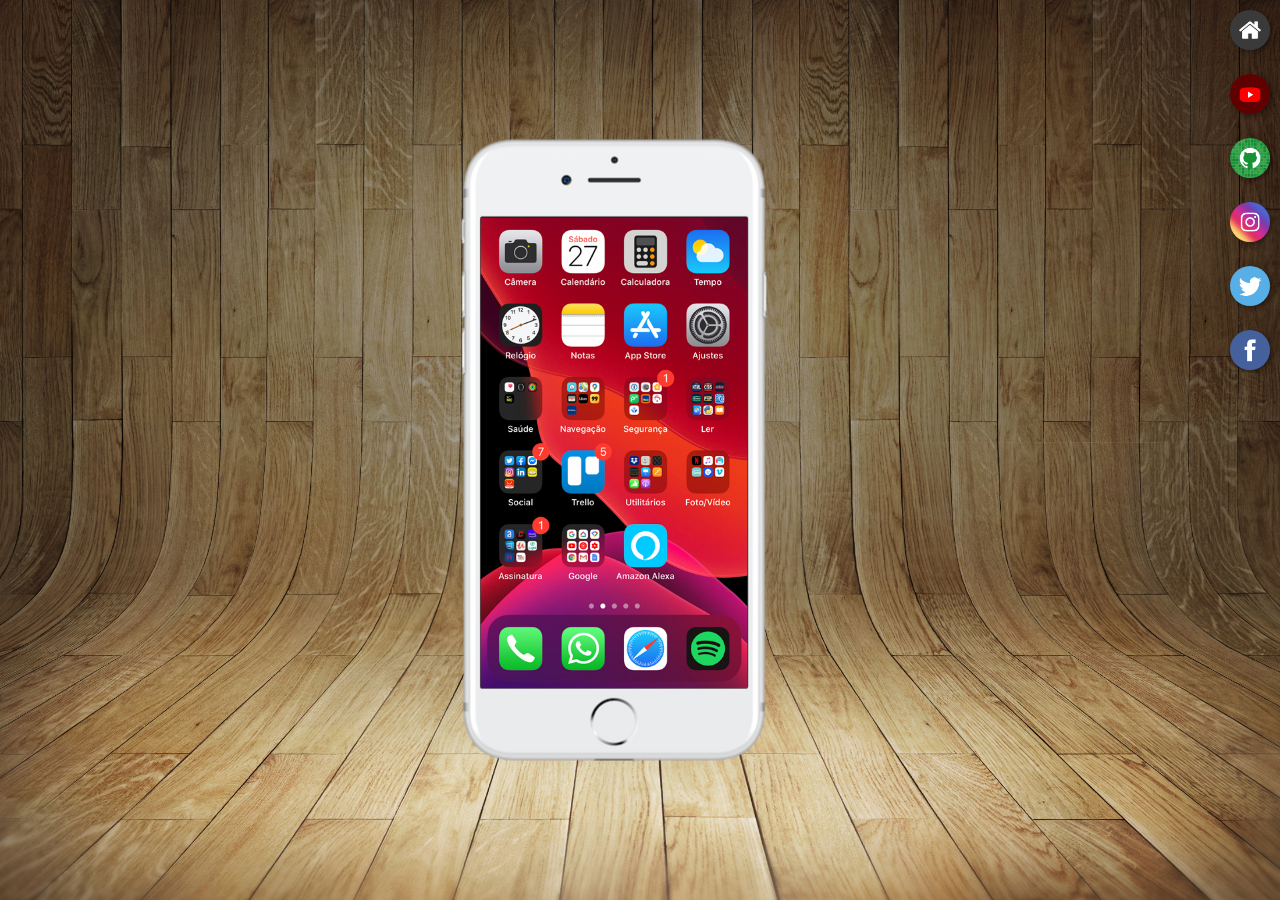
<file: index.html>
<!DOCTYPE html>
<html lang="pt-br">
<head>
    <meta charset="UTF-8">
    <meta name="viewport" content="width=device-width, initial-scale=1.0">
    <link rel="shortcut icon" href="favicon.ico"image/x-icon">
    <link rel="stylesheet" href="estilos/style.css">
    <title>Projeto Redes Sociais</title>
</head>
<body>
    <main>
        <section id="telefone">
            <iframe src="home.html" name="tela" id="tela" frameborder="0">Seu navegador ou dispositivo não é compatível com isso.</iframe>
        </section>
        <section id="redes-sociais">
            <a href="home.html" target="tela"><img src="imagens/logo-home.jpg" alt="Home"></a><br>

            <a href="youtube.html" target="tela"><img src="imagens/logo-youtube.jpg" alt="YouTube"></a><br>

            <a href="giuthub.html" target="tela"><img src="imagens/logo-github.jpg" alt="GitHub"></a><br>

            <a href="instagram.html" target="tela"><img src="imagens/logo-instagram.jpg" alt="Instagram"></a><br>

            <a href="twitter.html" target="tela"><img src="imagens/logo-twitter.jpg" alt="Twitter"></a><br>

            <a href="facebook.html" target="tela"><img src="imagens/logo-facebook.jpg" alt="Facebook"></a><br>
        </section>
    </main>
</body>
</html>
</file>
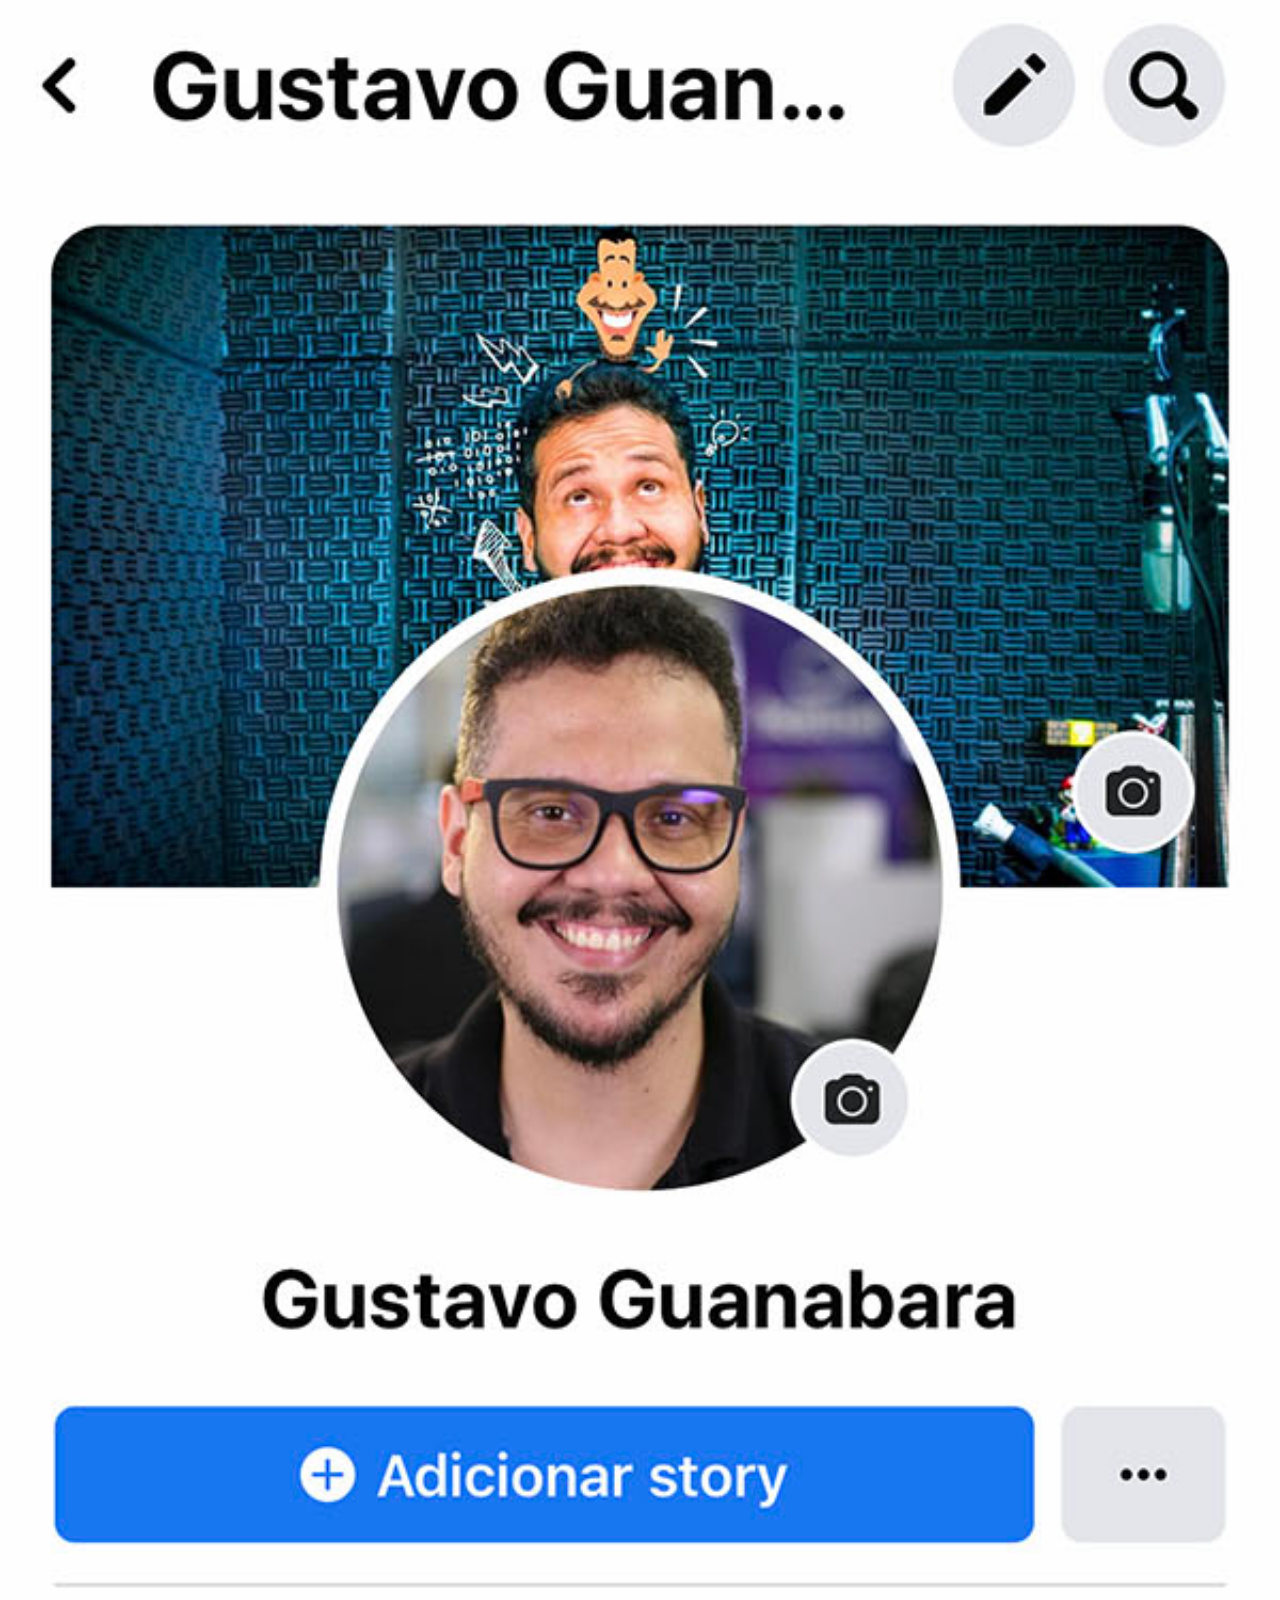
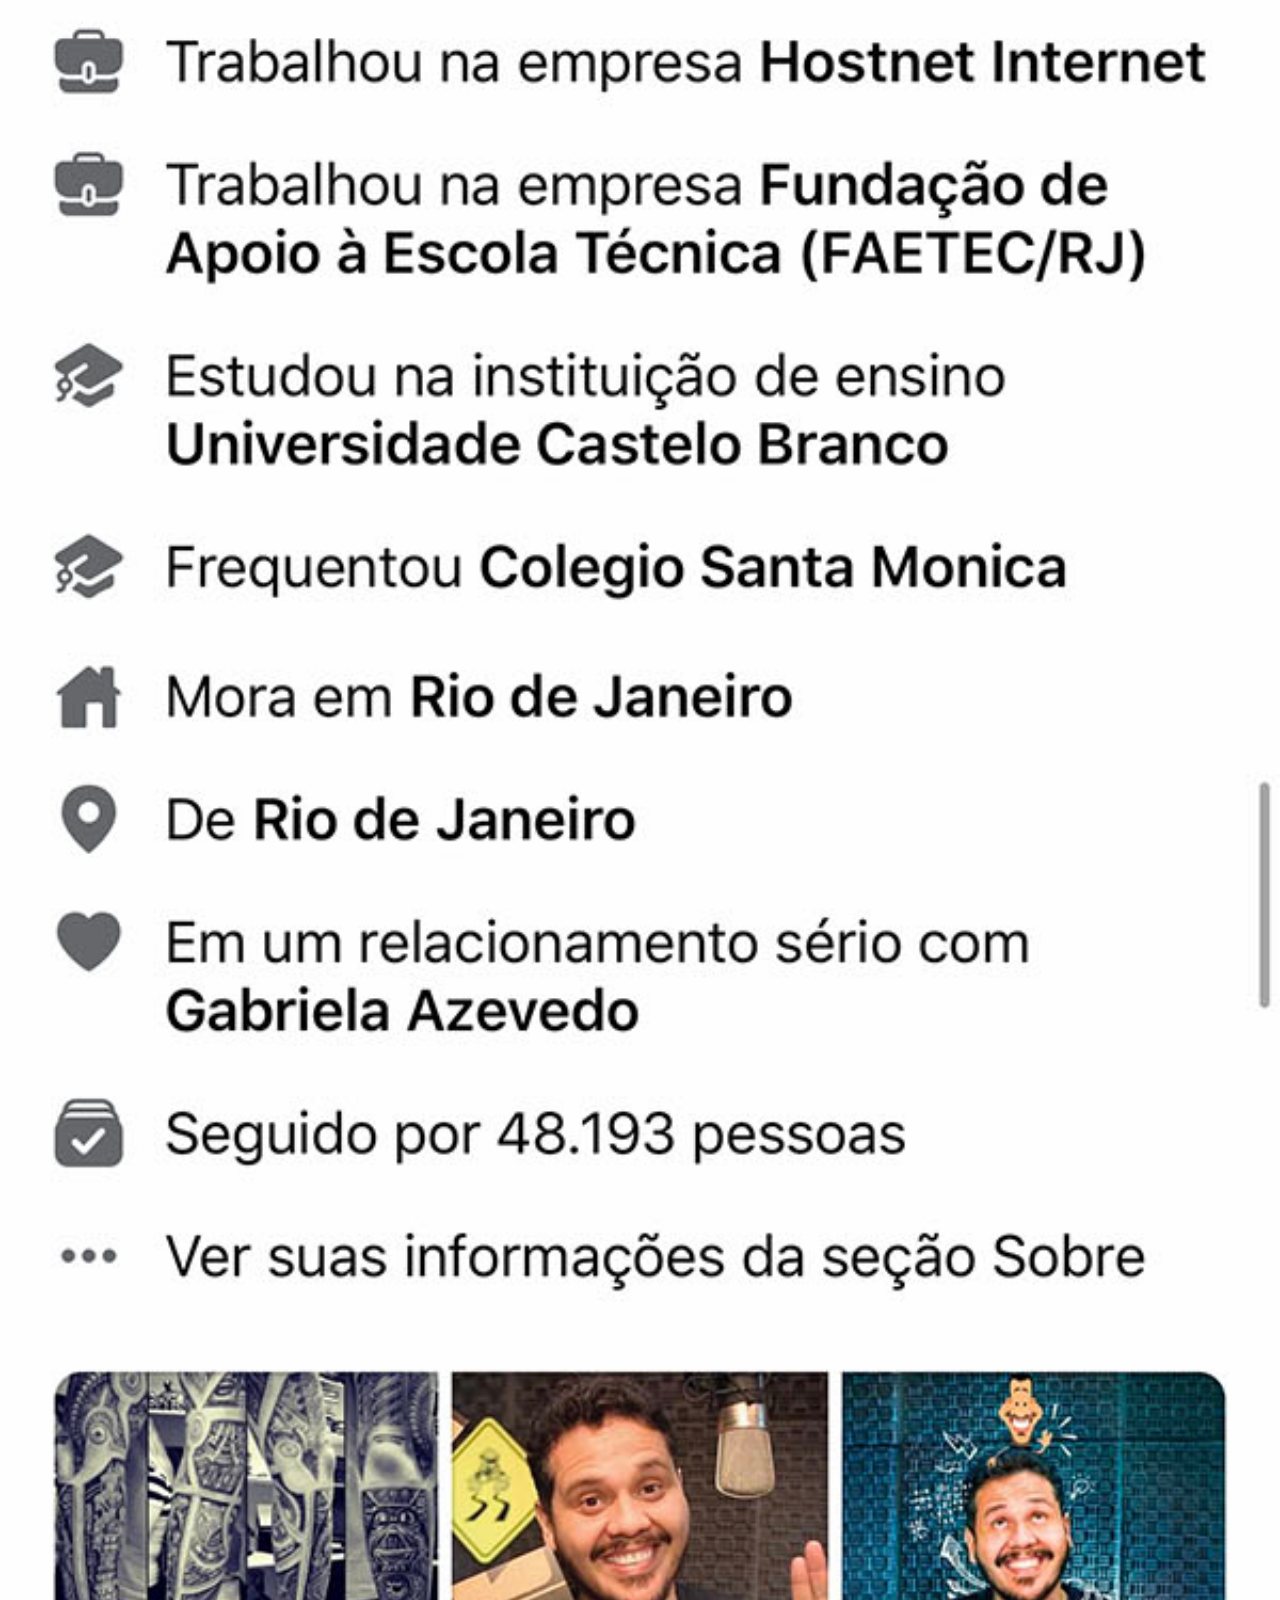
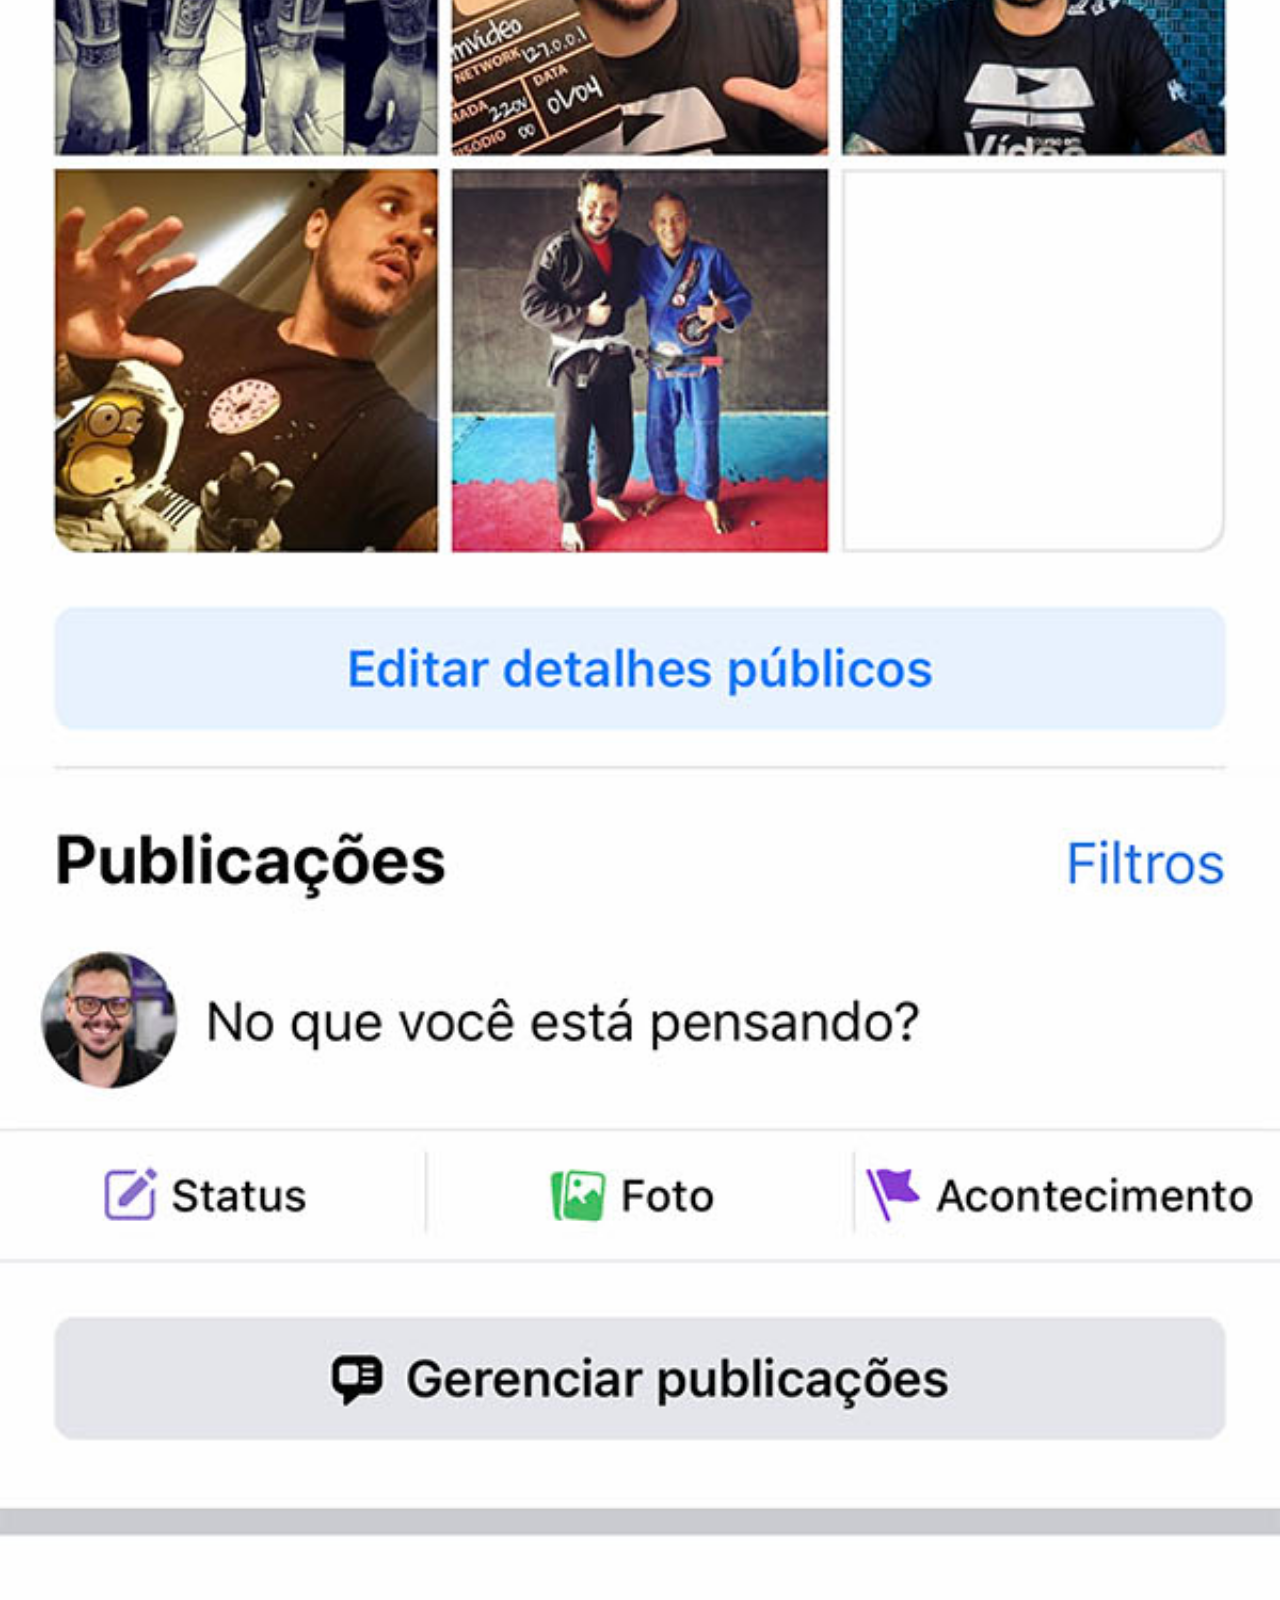
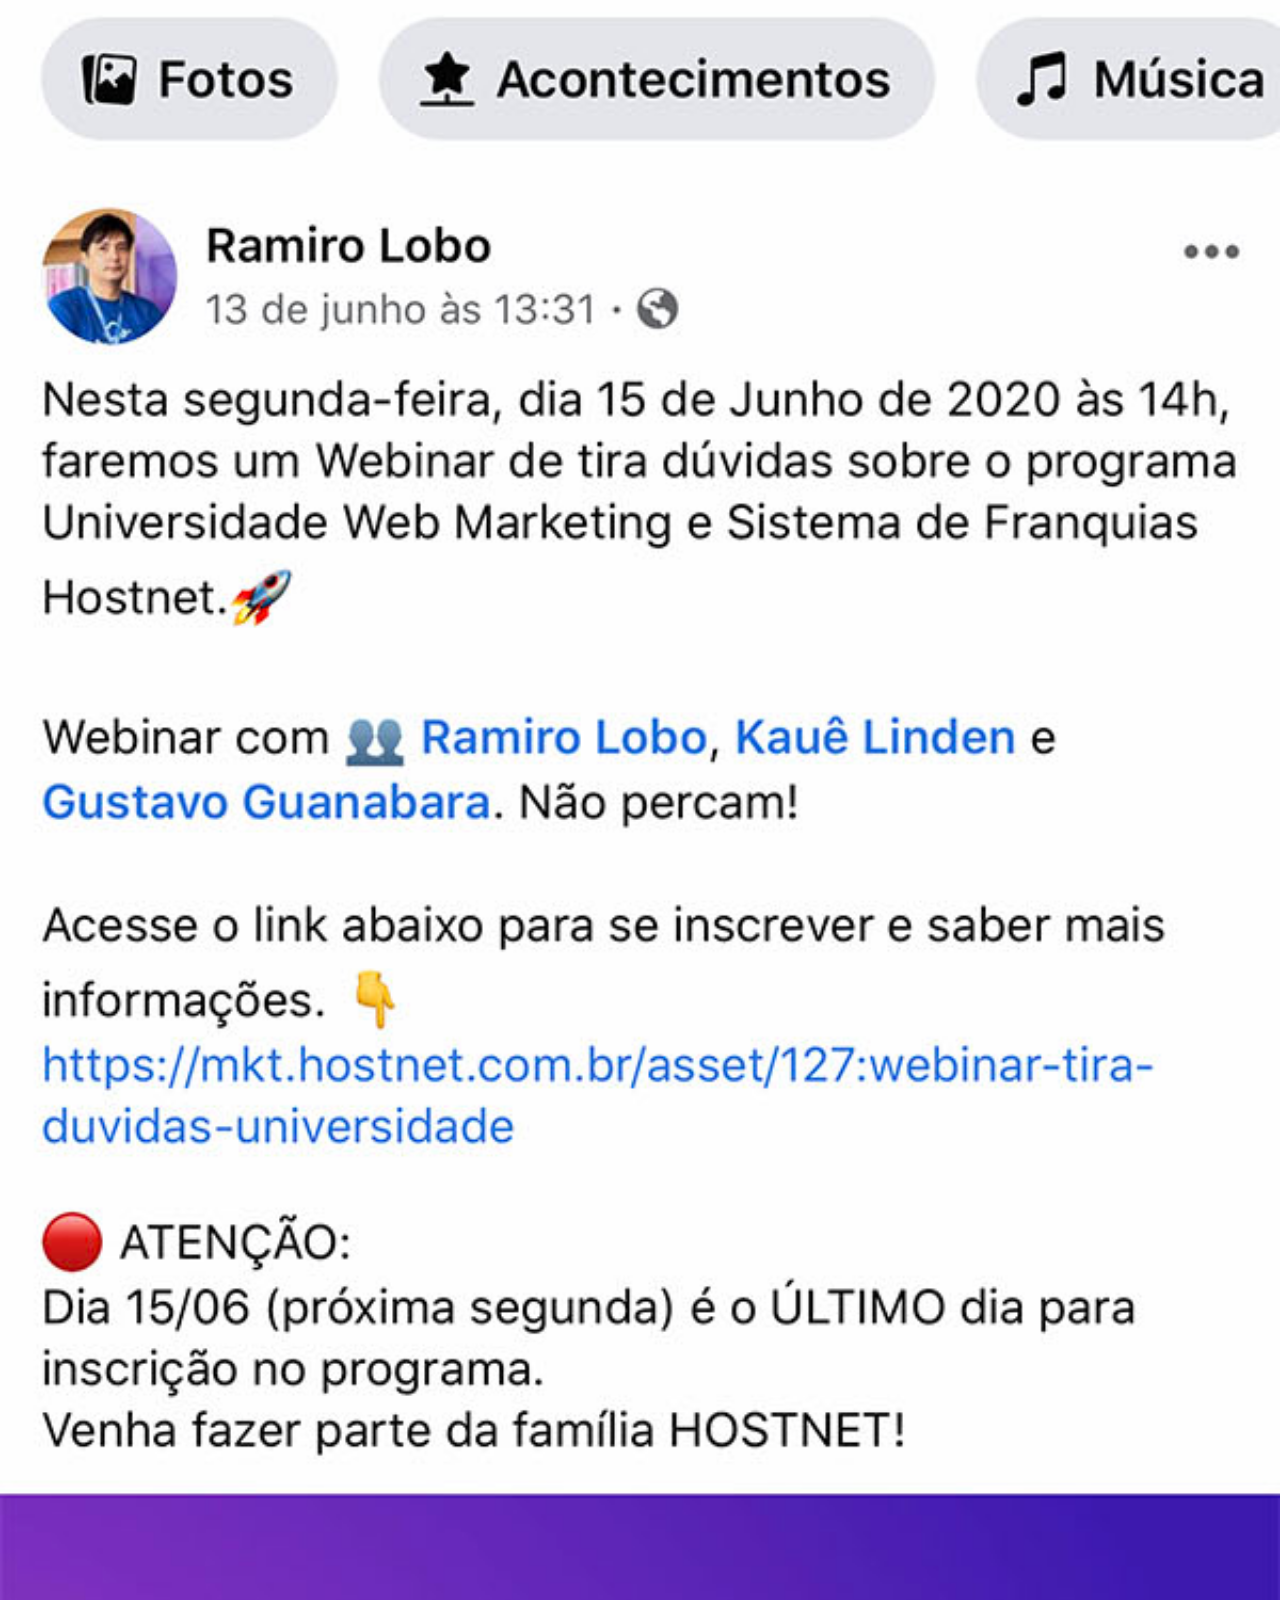
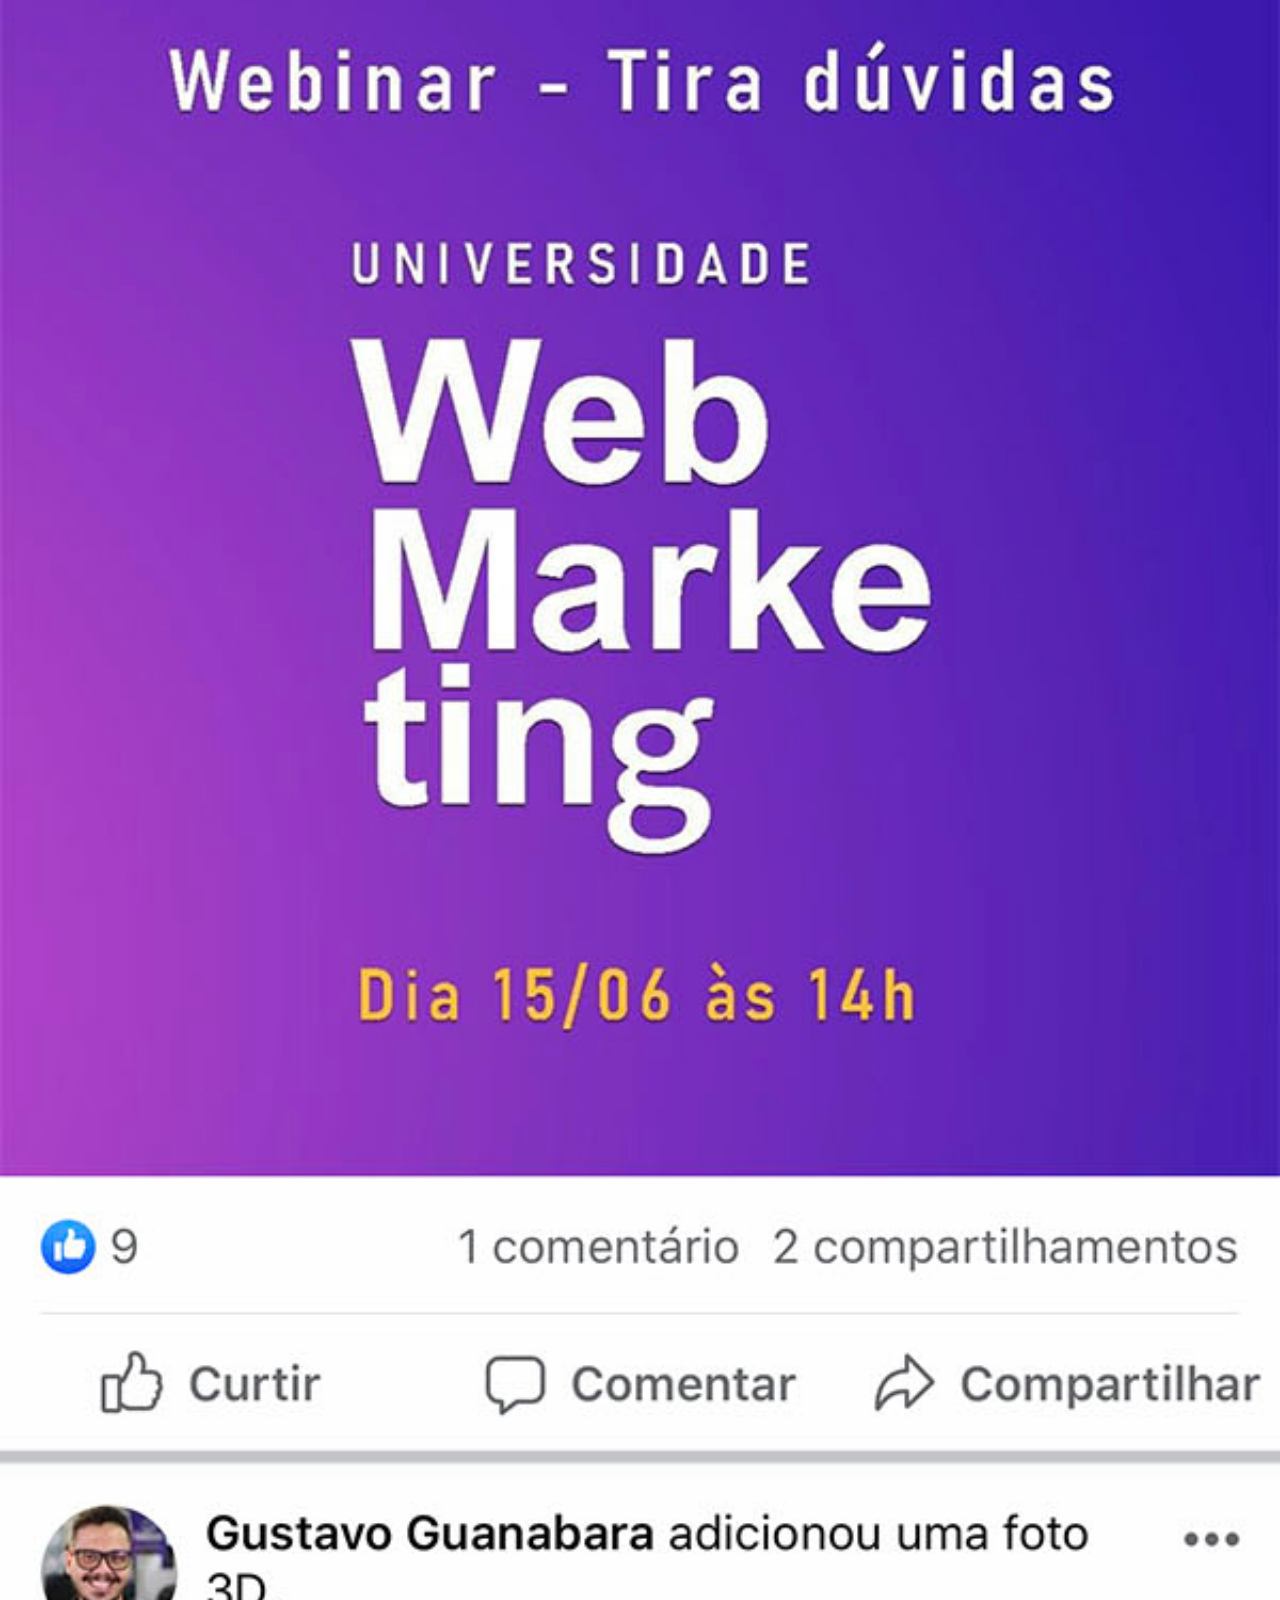
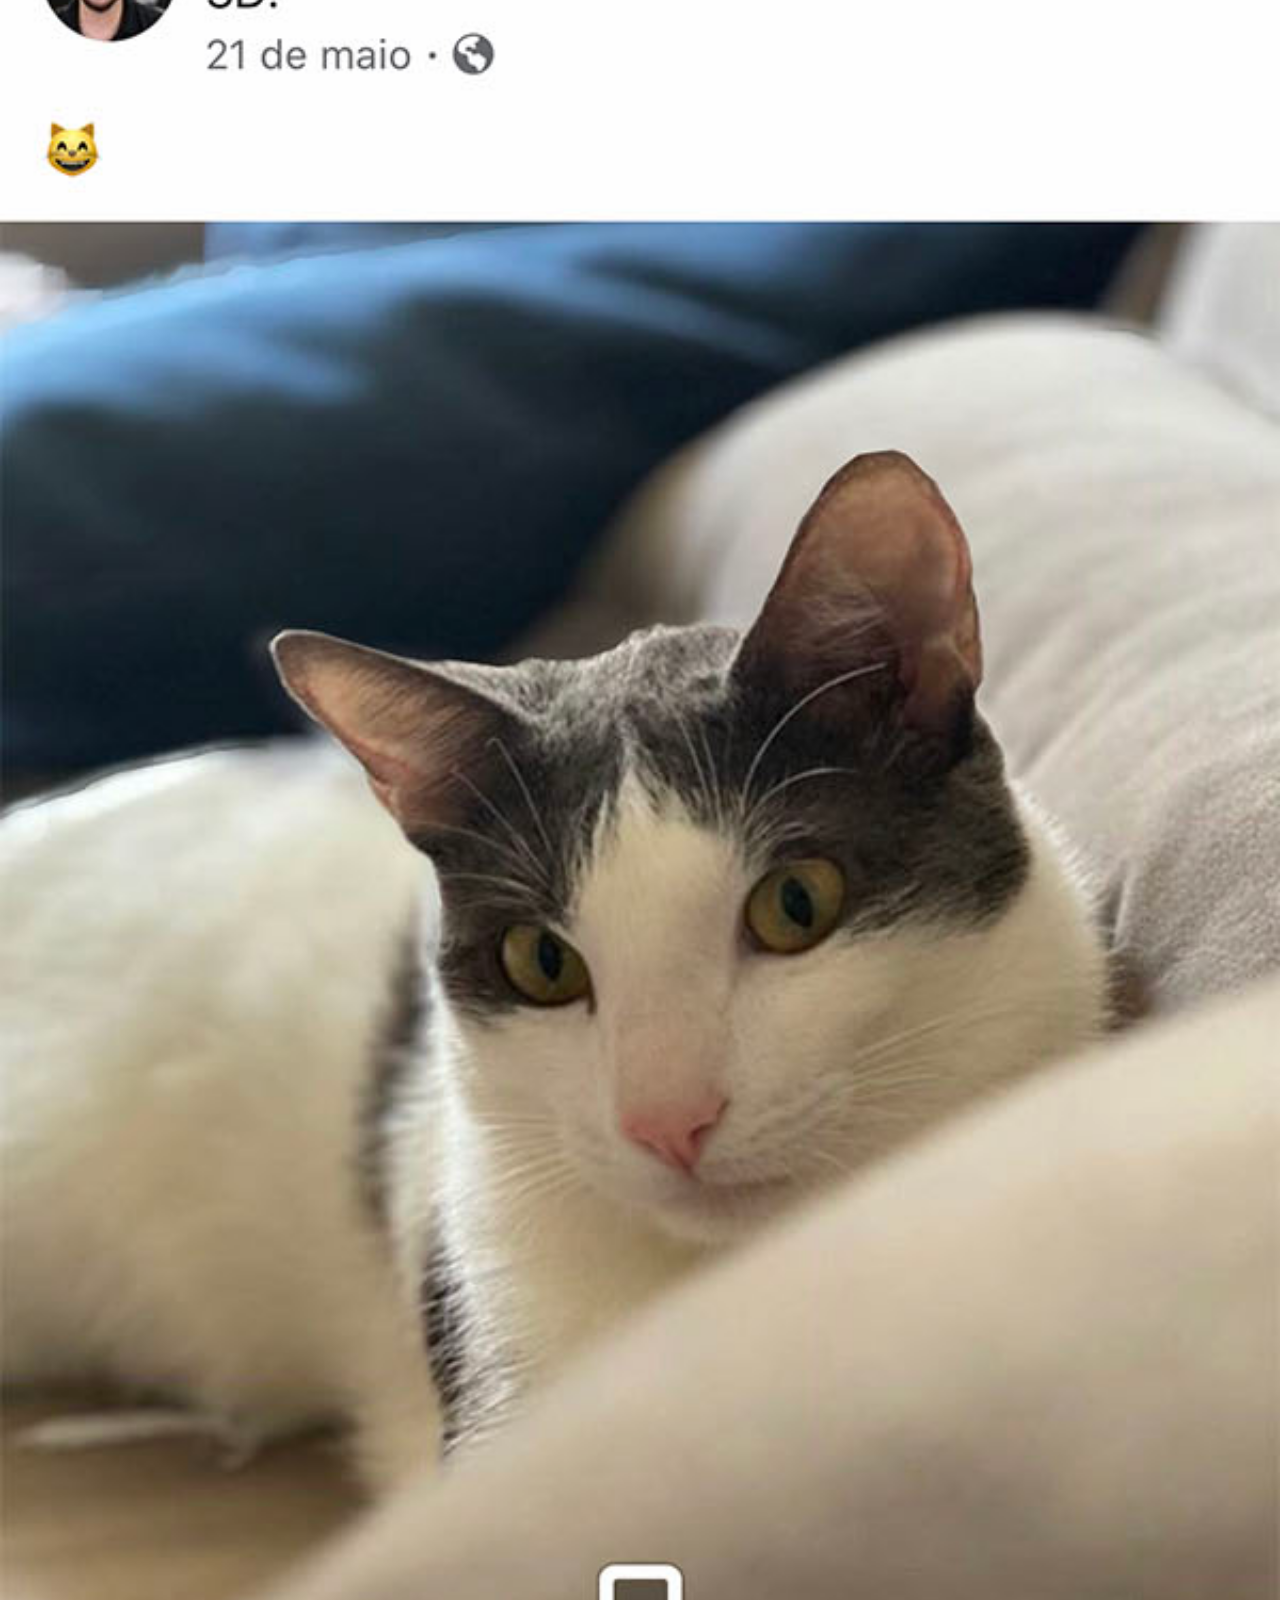
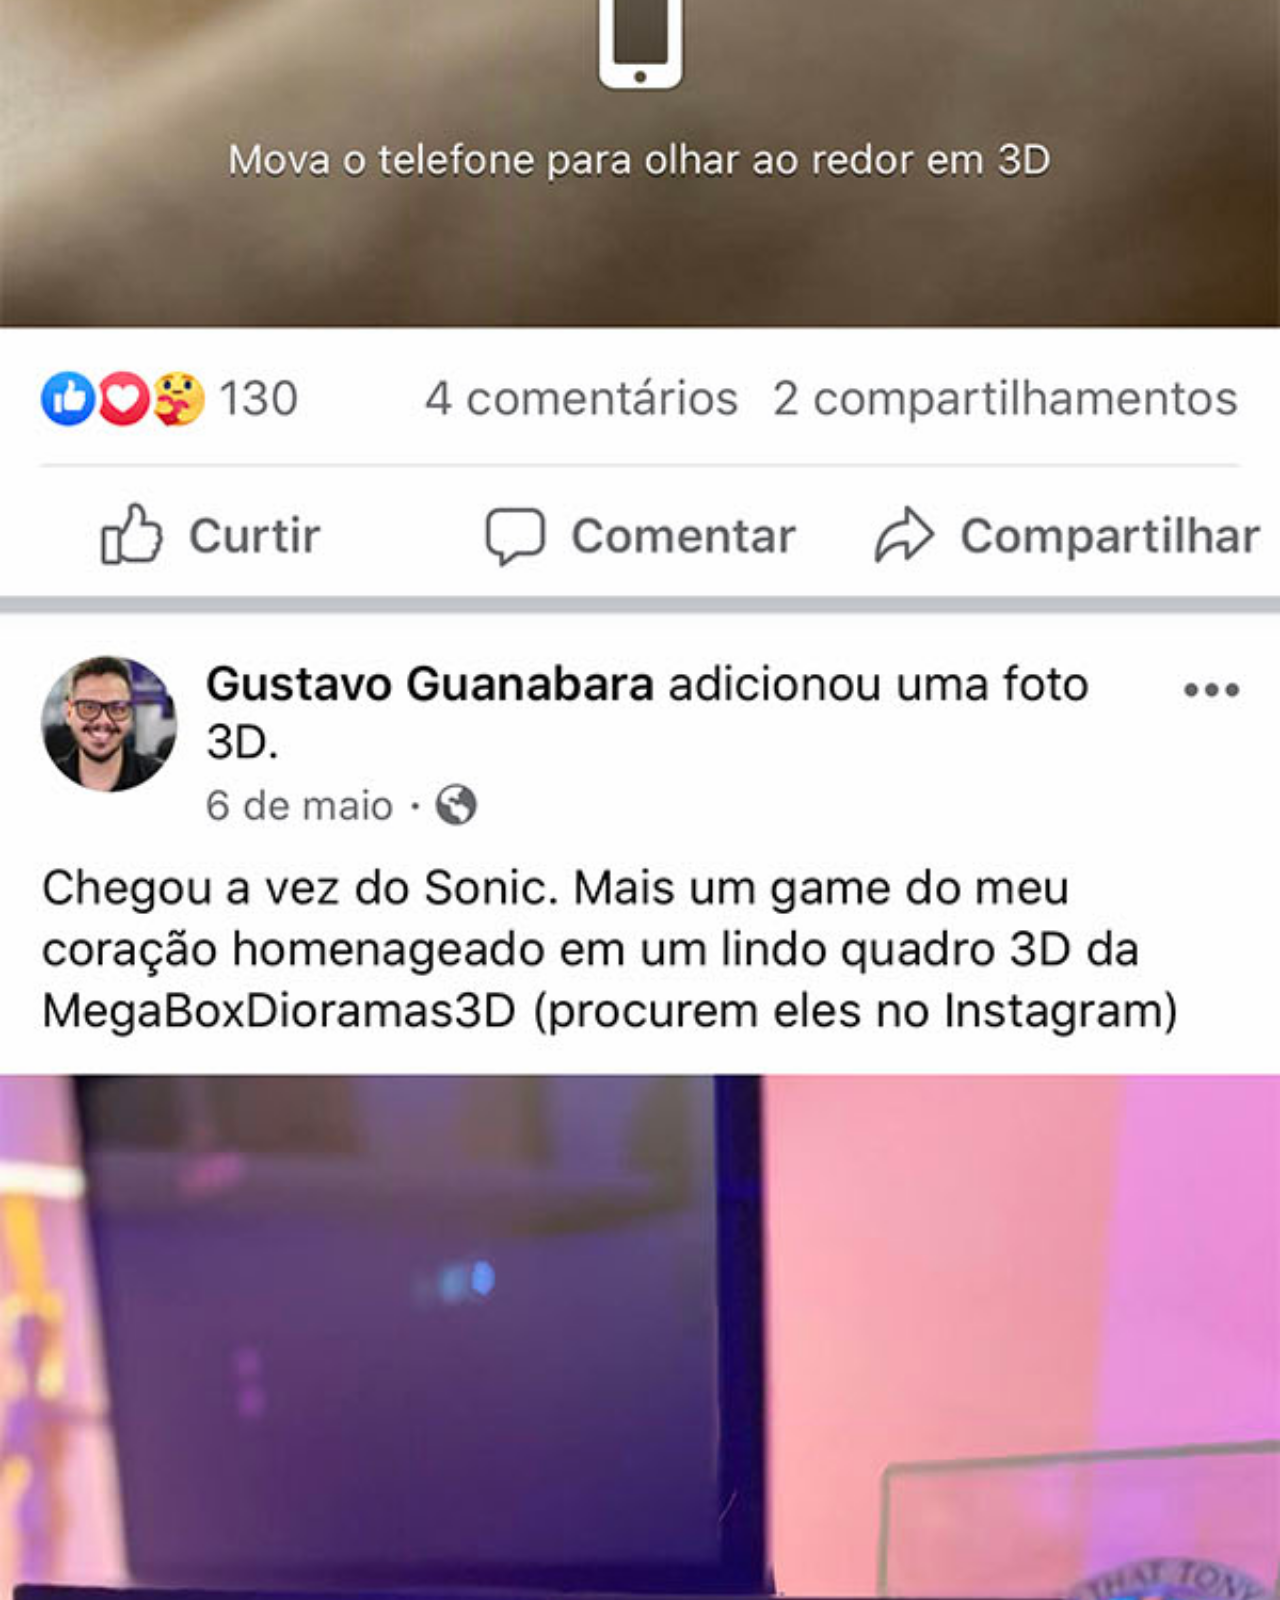
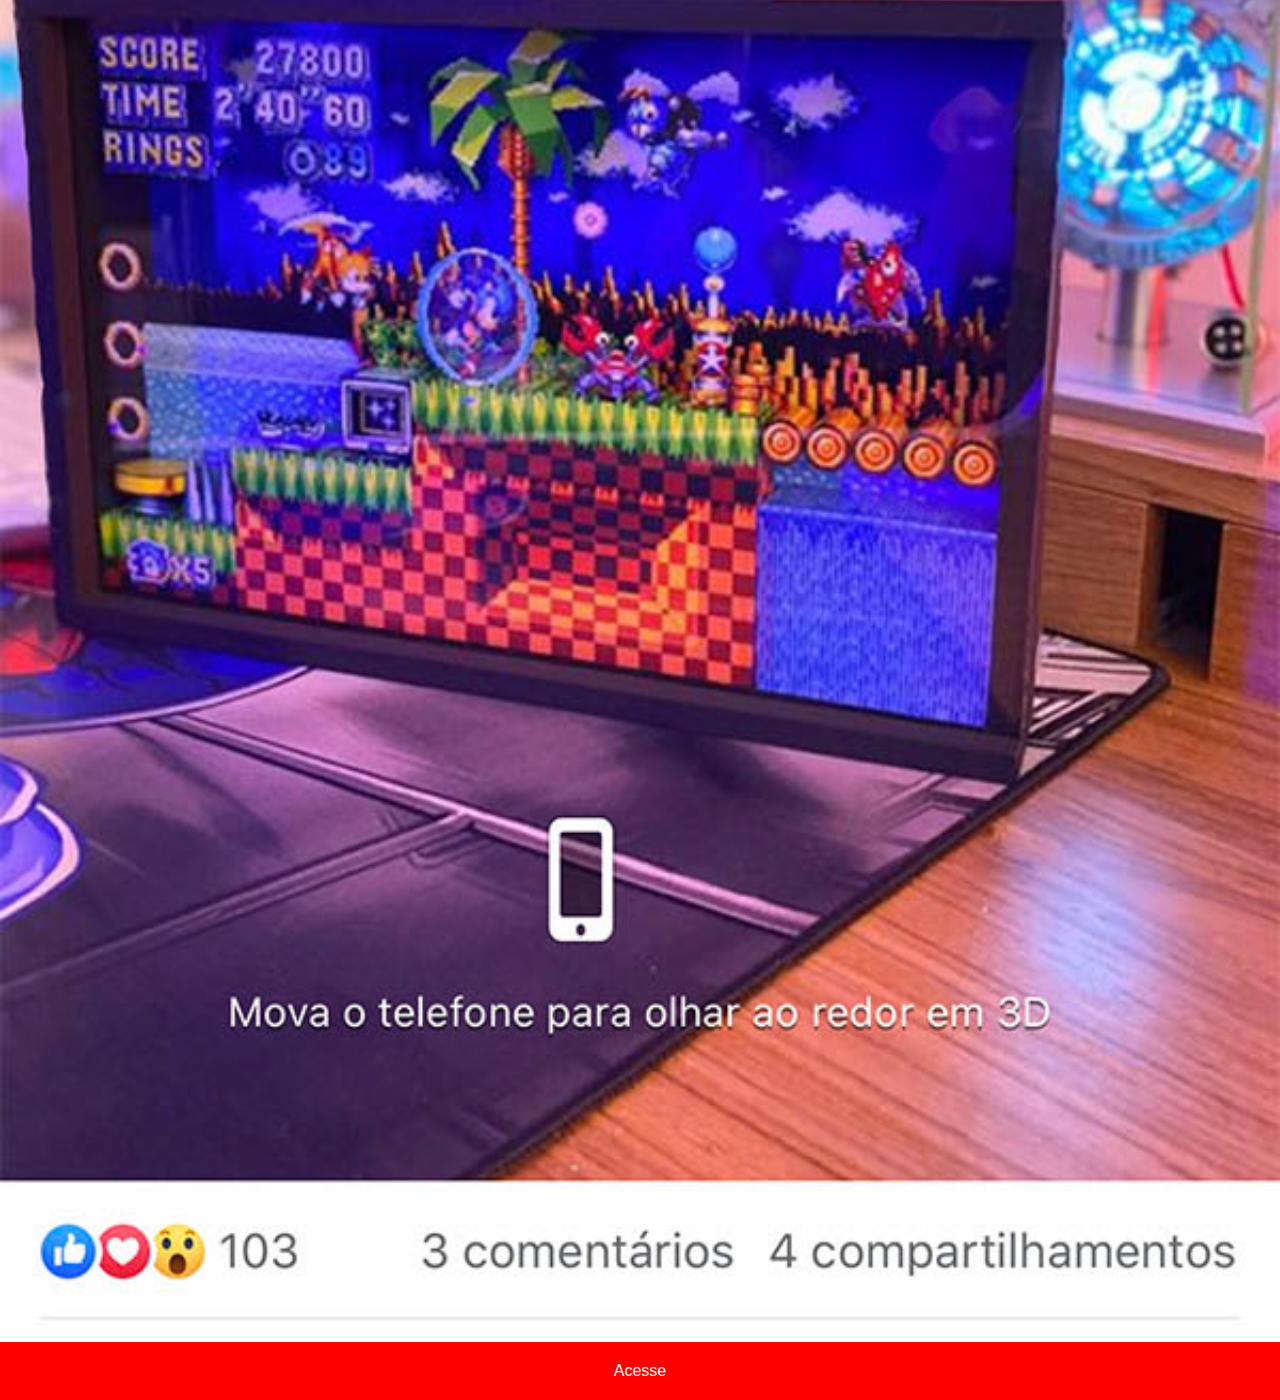
<file: facebook.html>
<!DOCTYPE html>
<html lang="pt-br">
<head>
    <meta charset="UTF-8">
    <meta name="viewport" content="width=device-width, initial-scale=1.0">
    <link rel="stylesheet" href="estilos/social.css">
    <title>Facebook</title>
</head>
<body>
    <img src="imagens/tela-facebook.jpg" alt="Facebook">
    <a href="https://www.facebook.com/?locale=pt_BR" target="_blank">Acesse</a>
</body>
</html>
</file>
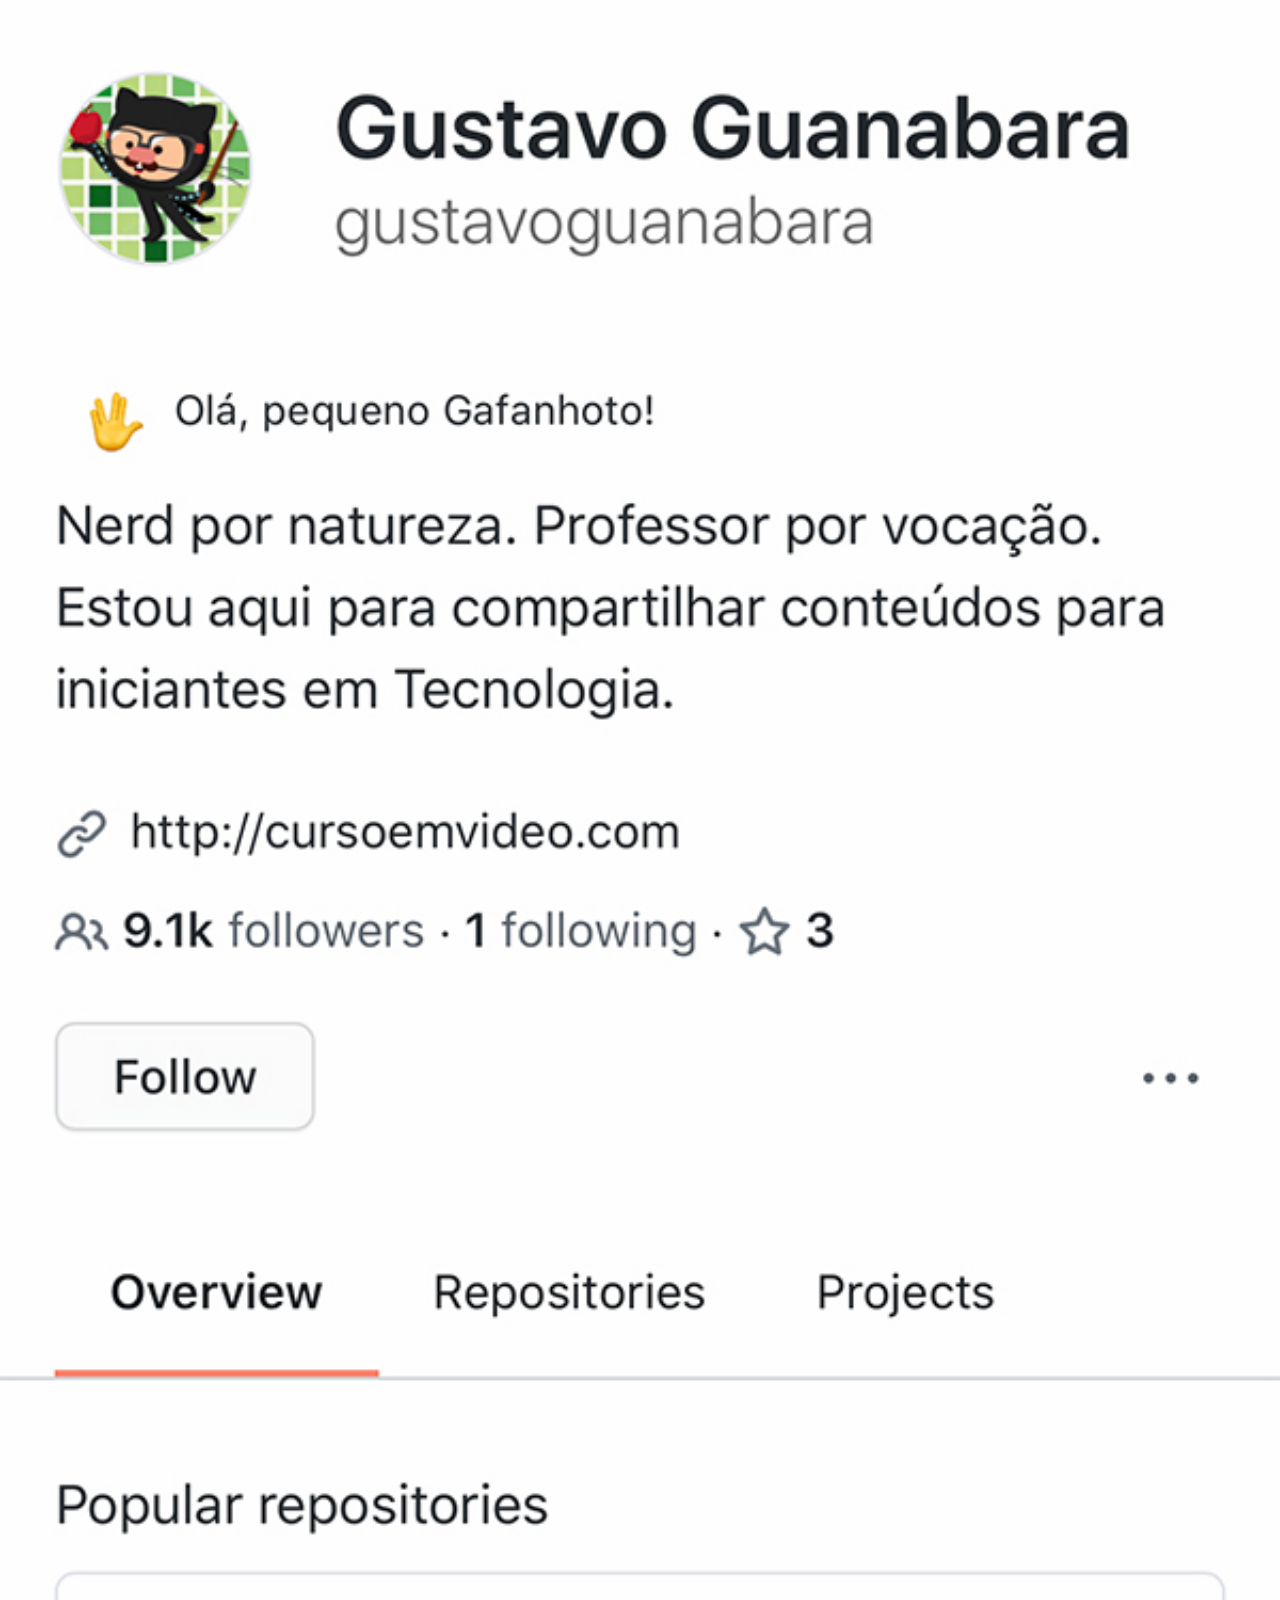
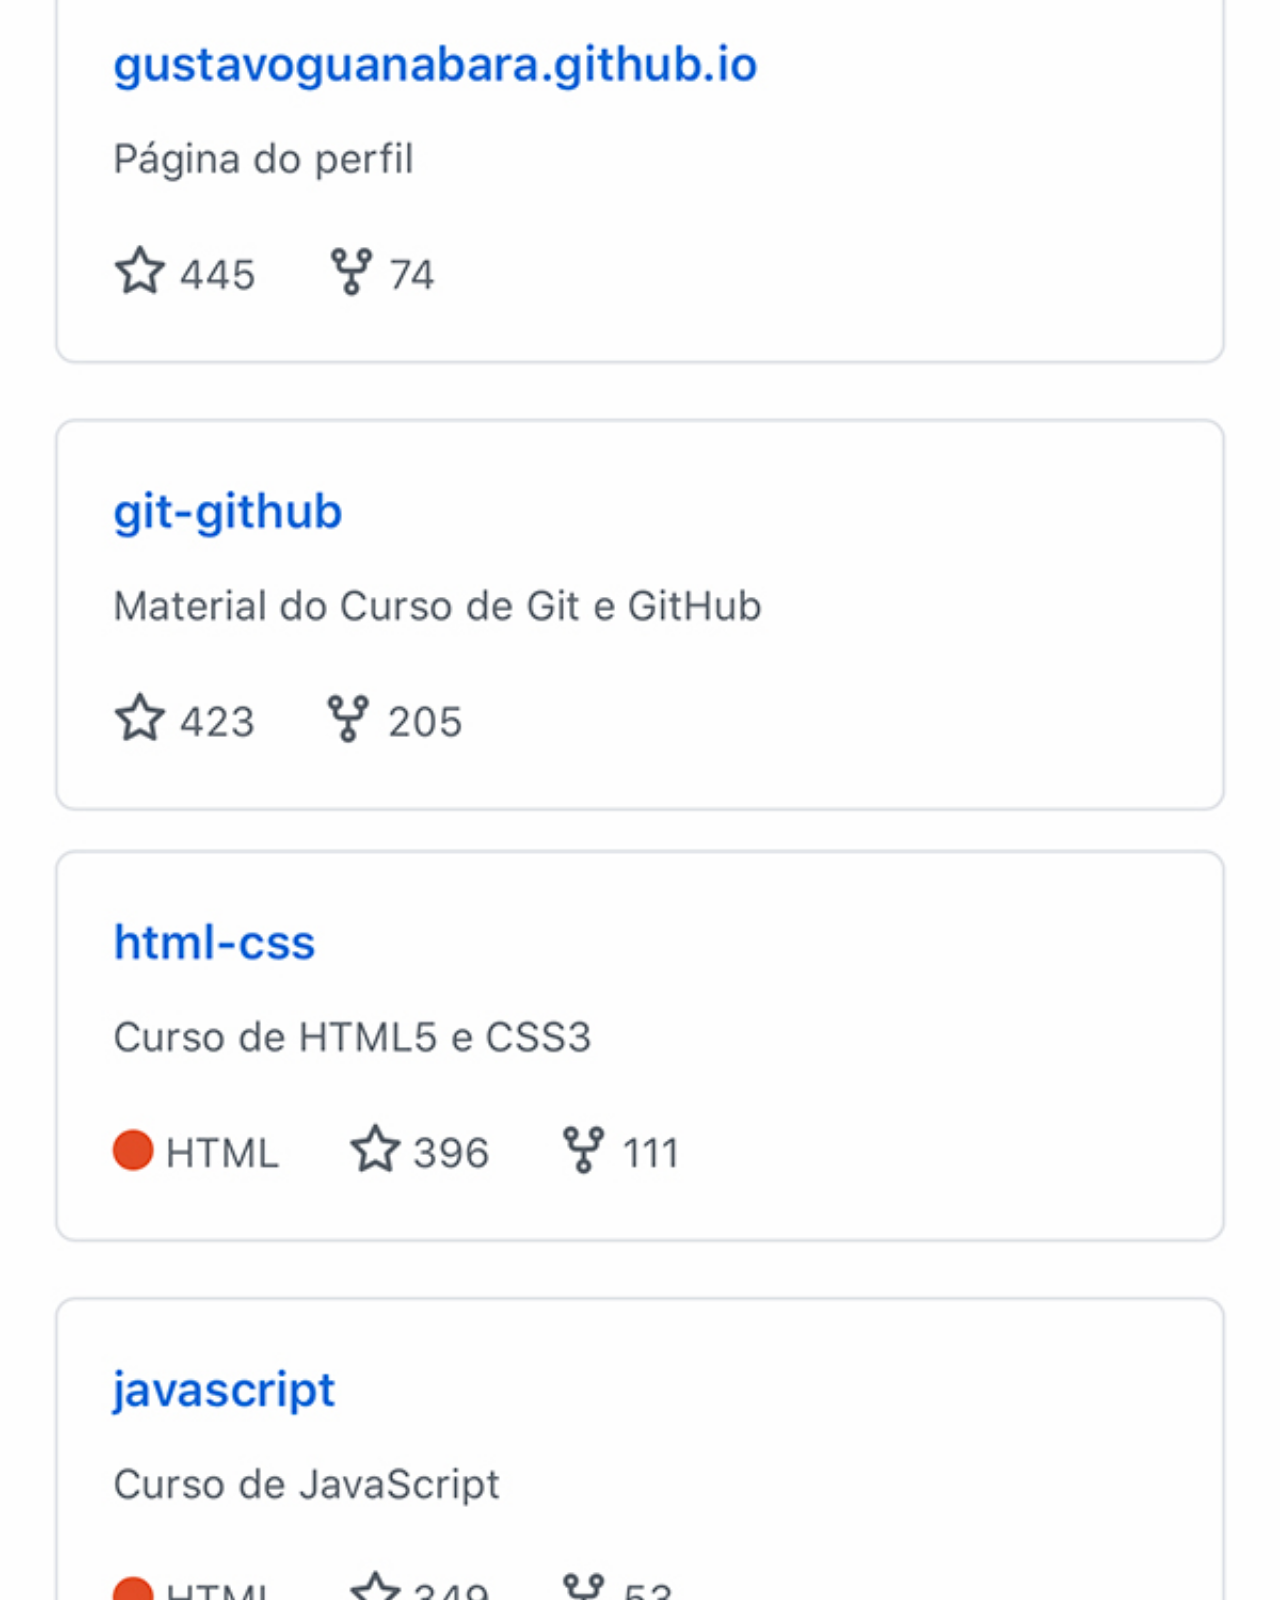
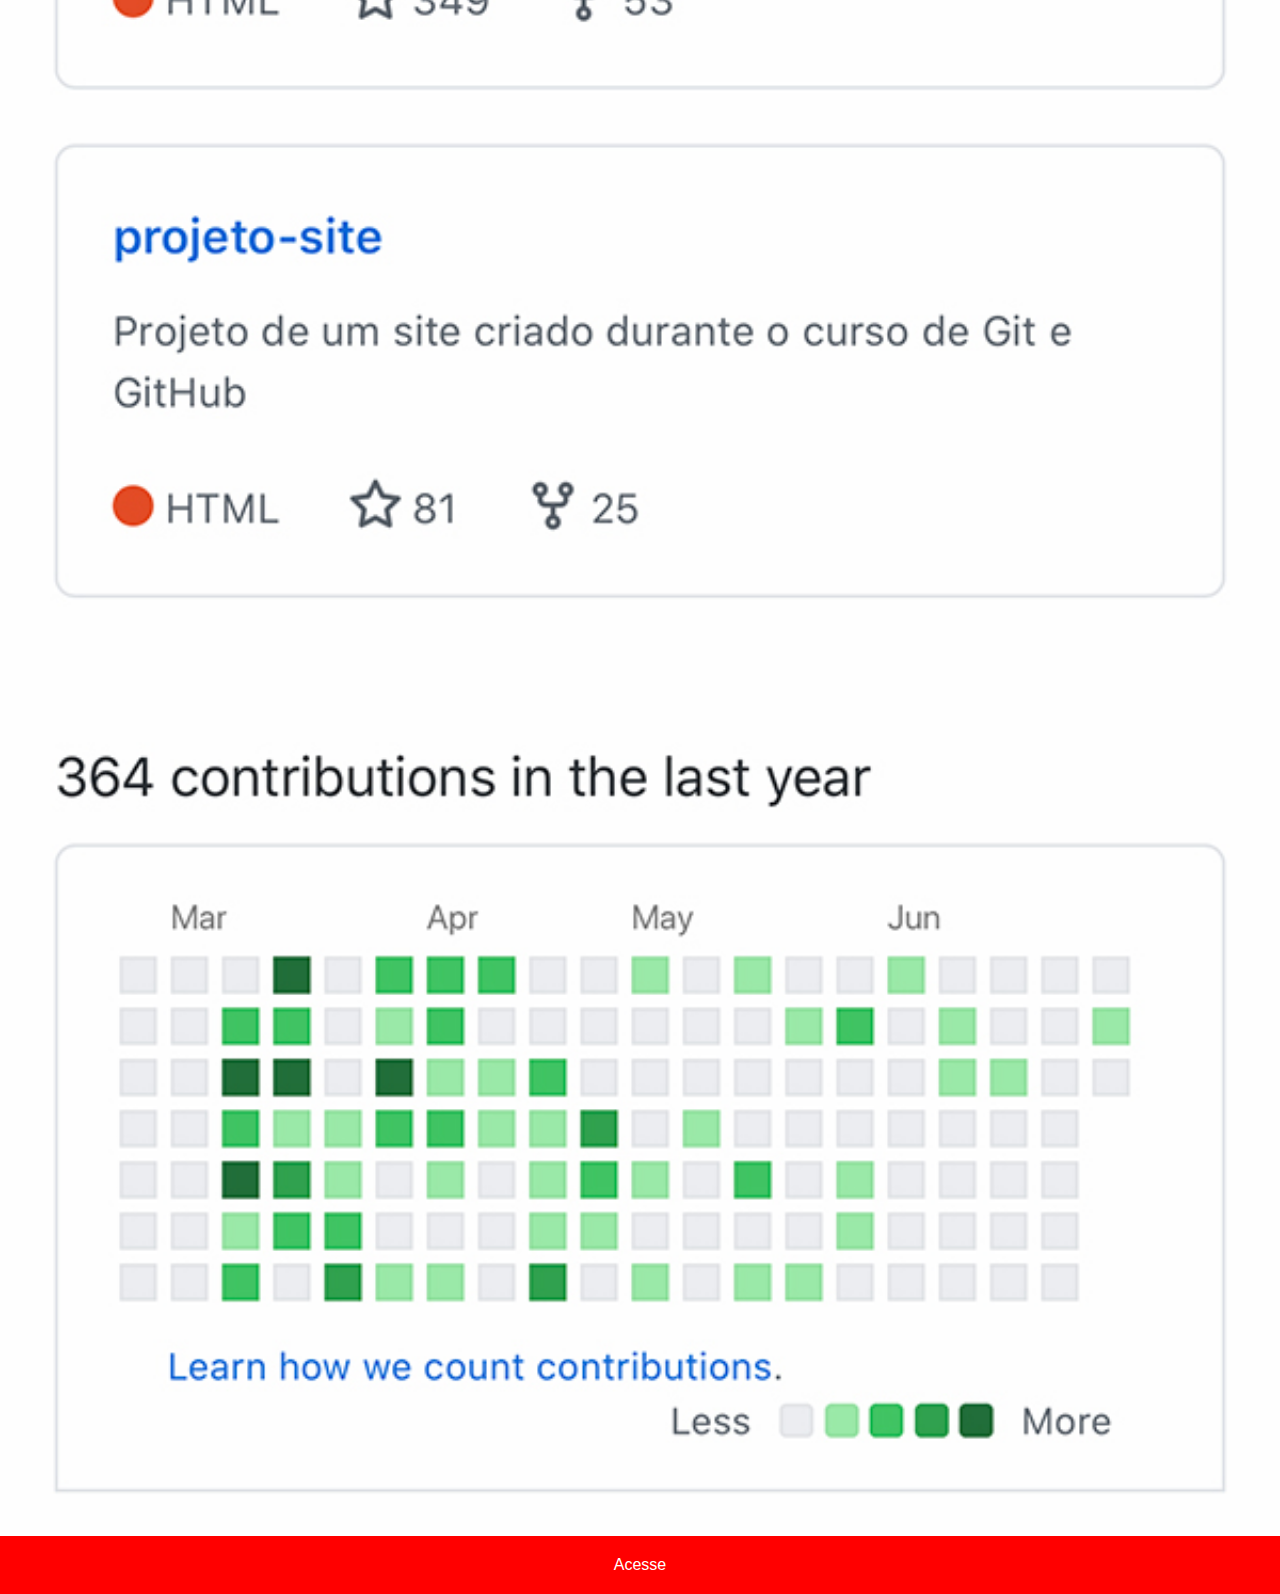
<file: giuthub.html>
<!DOCTYPE html>
<html lang="pt-br">
<head>
    <meta charset="UTF-8">
    <meta name="viewport" content="width=device-width, initial-scale=1.0">
    <link rel="stylesheet" href="estilos/social.css">
    <title>GitHub</title>
</head>
<body>
    <img src="imagens/tela-github.jpg" alt="GitHub">
    <a href="https://github.com/willian-martin" target="_blank">Acesse</a>
</body>
</html>
</file>
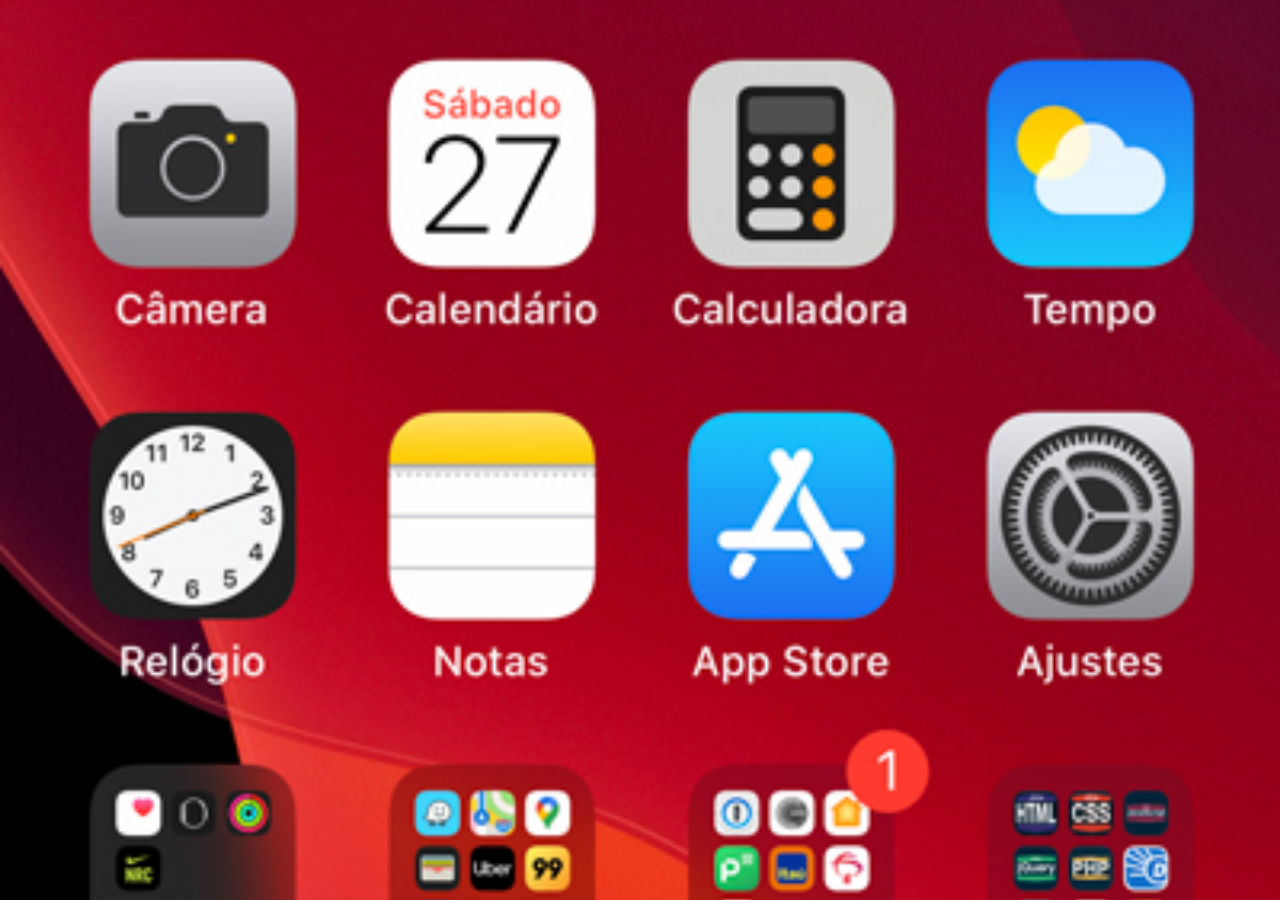
<file: home.html>
<!DOCTYPE html>
<html lang="pt-br">
<head>
    <meta charset="UTF-8">
    <meta name="viewport" content="width=device-width, initial-scale=1.0">
    <title>Home</title>
    <style>
        *{
            margin: 0px;
            padding: 0px;
        }

        body{
            width: 100vw;
            height: 100vh;
            background: black url('imagens/tela-home.jpg') no-repeat top center;
            background-size: cover;
        }
    </style>
</head>
<body>
    
</body>
</html>
</file>
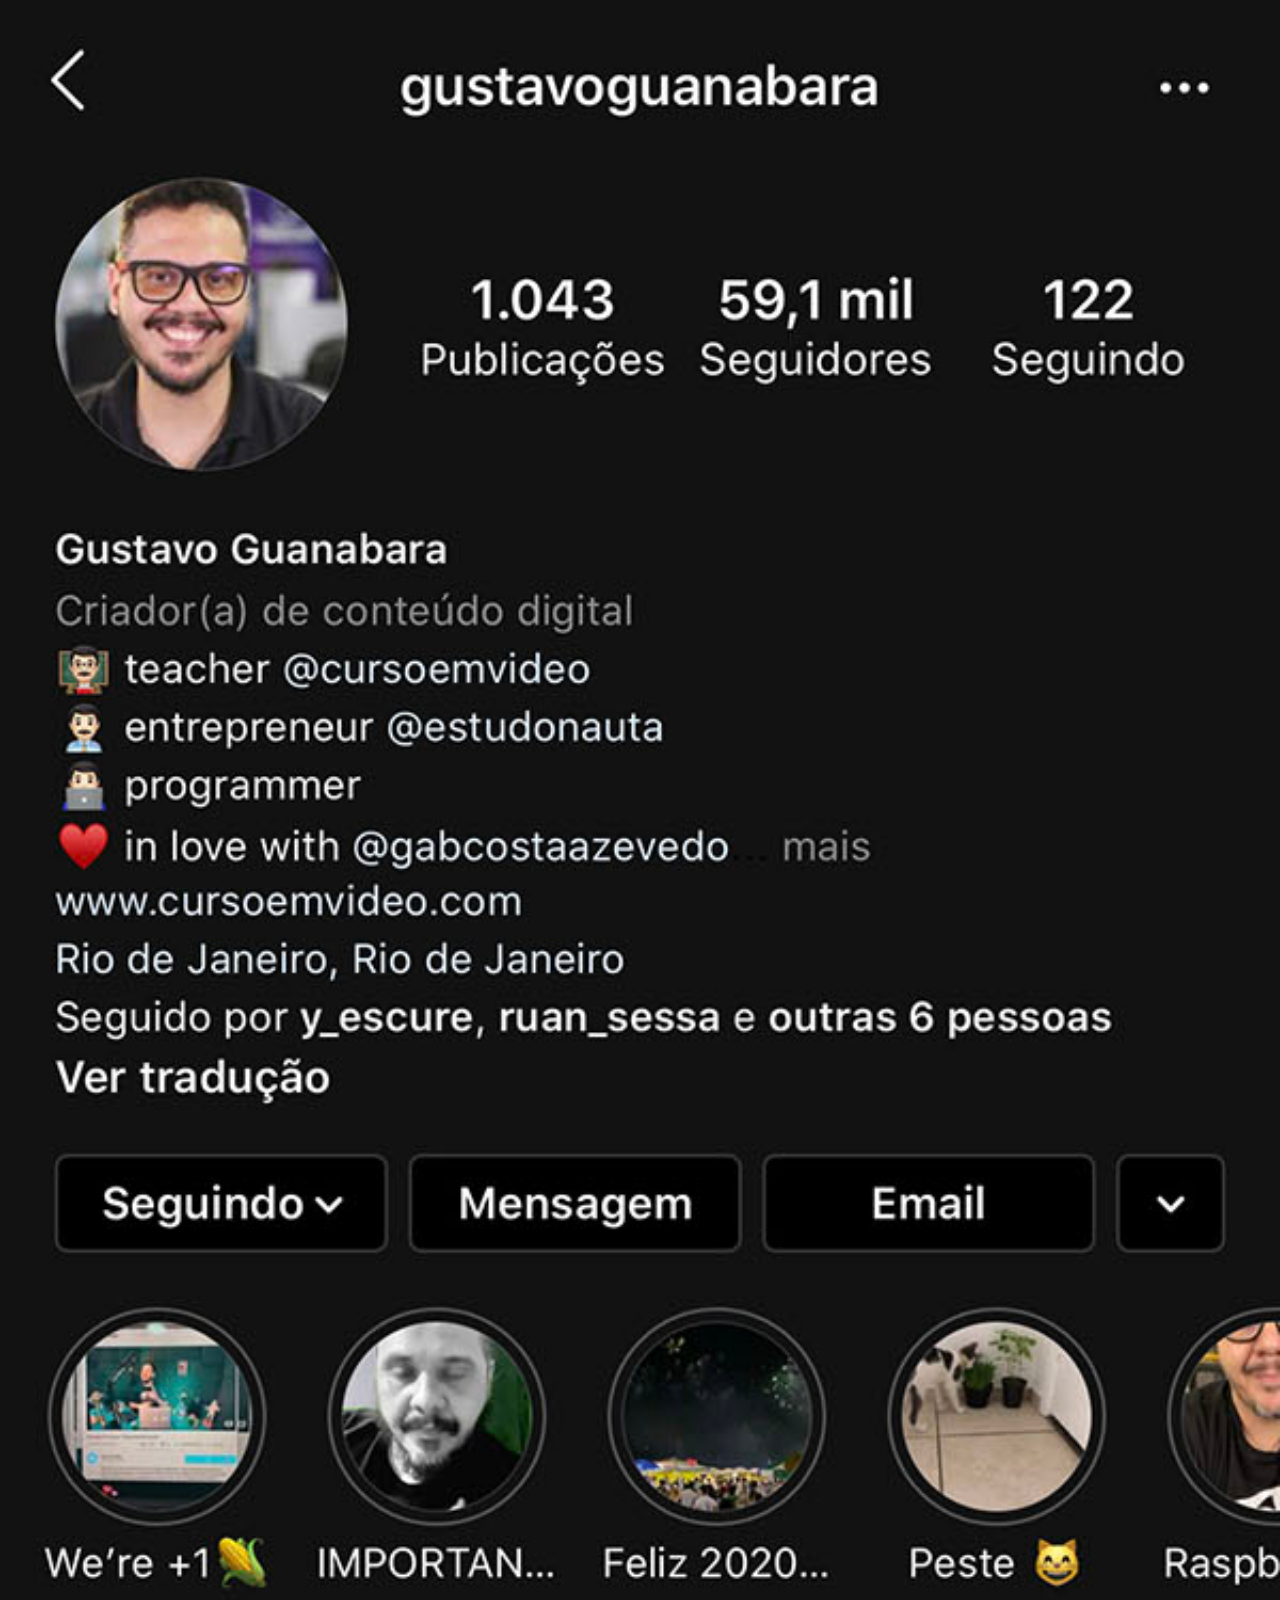
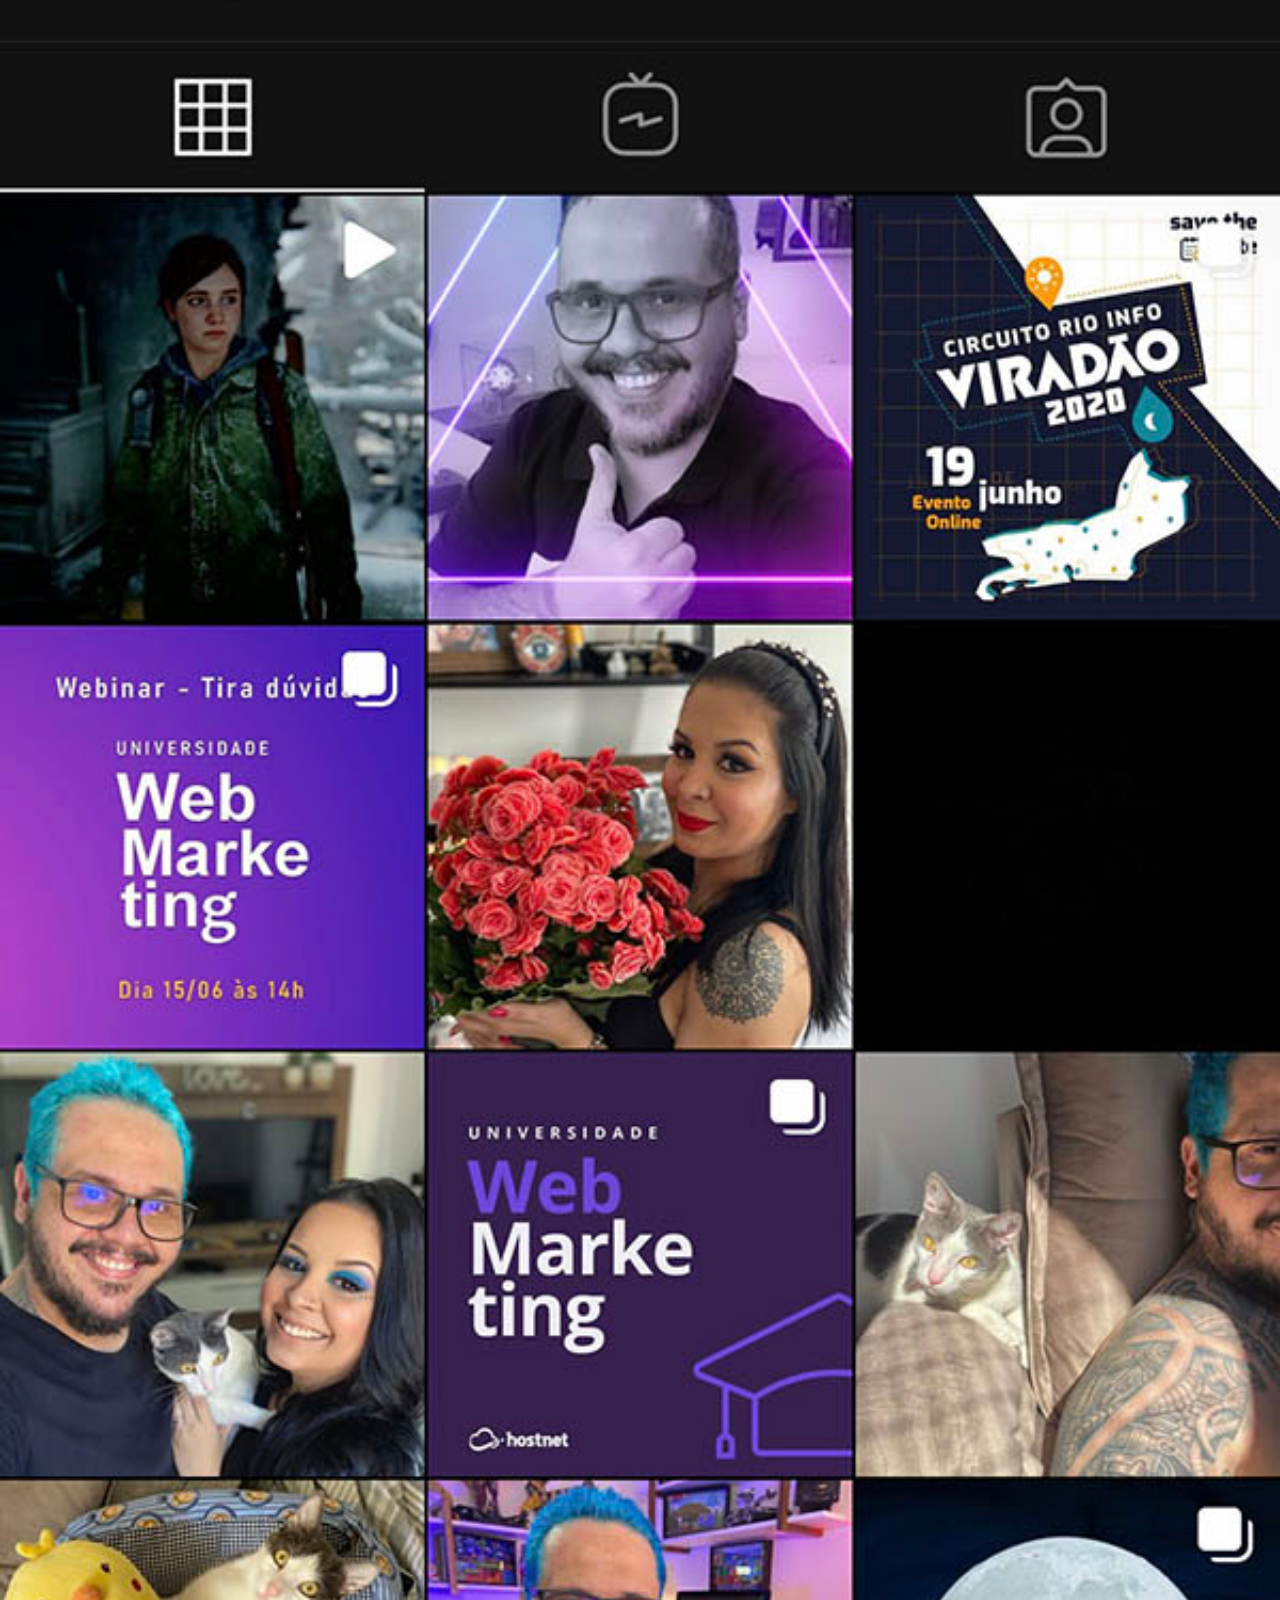
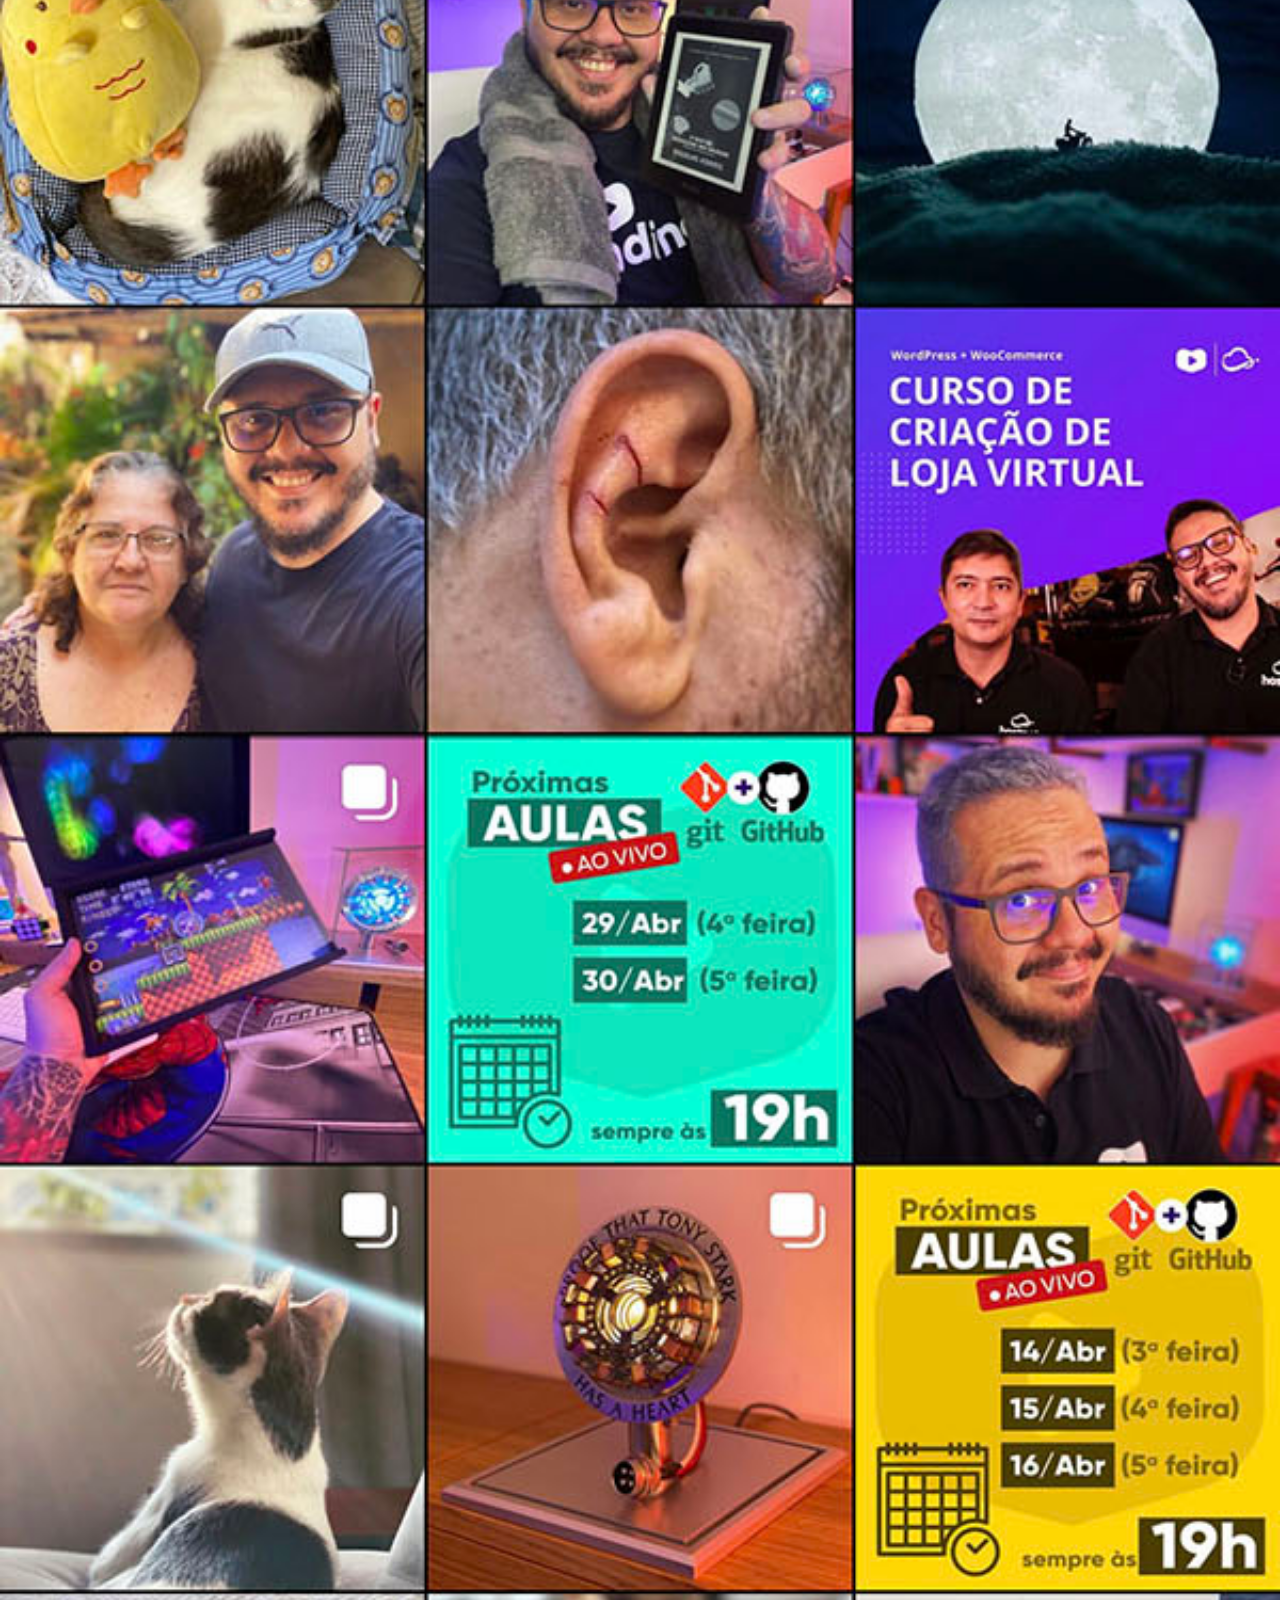
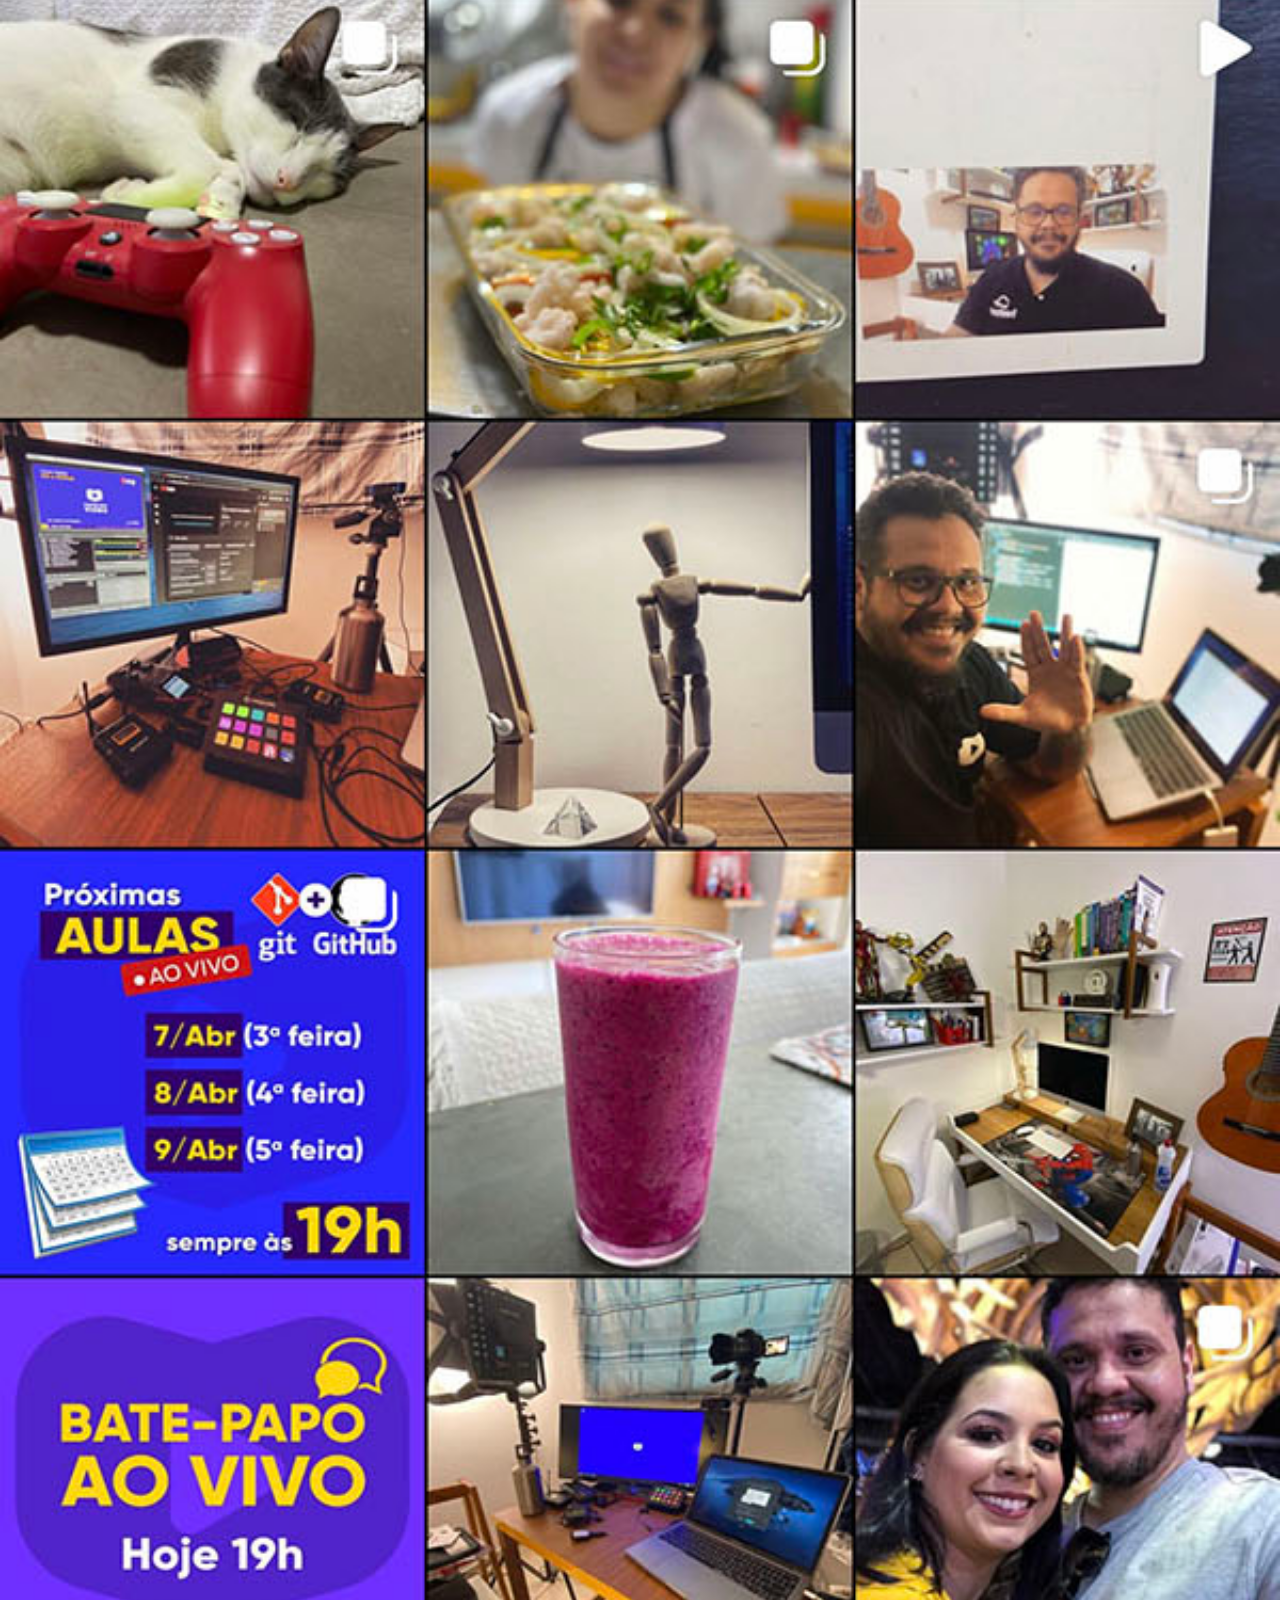
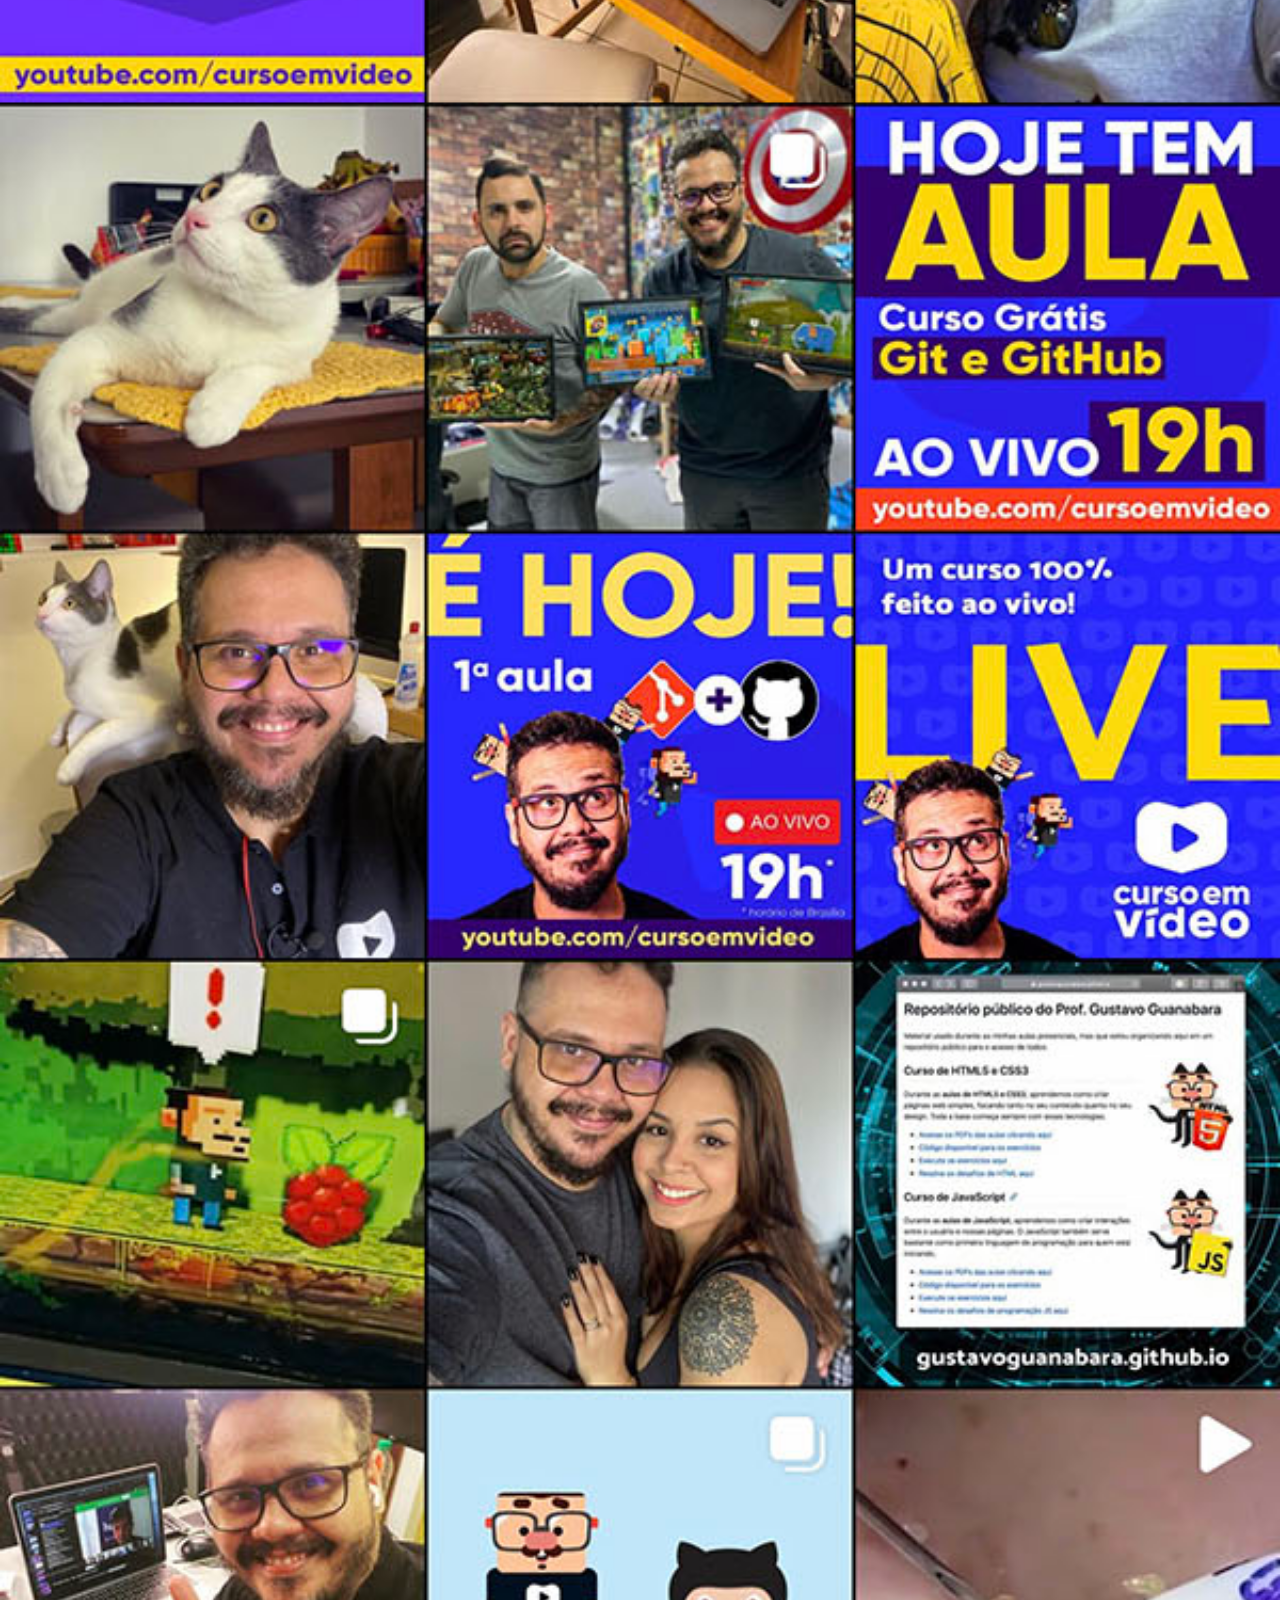
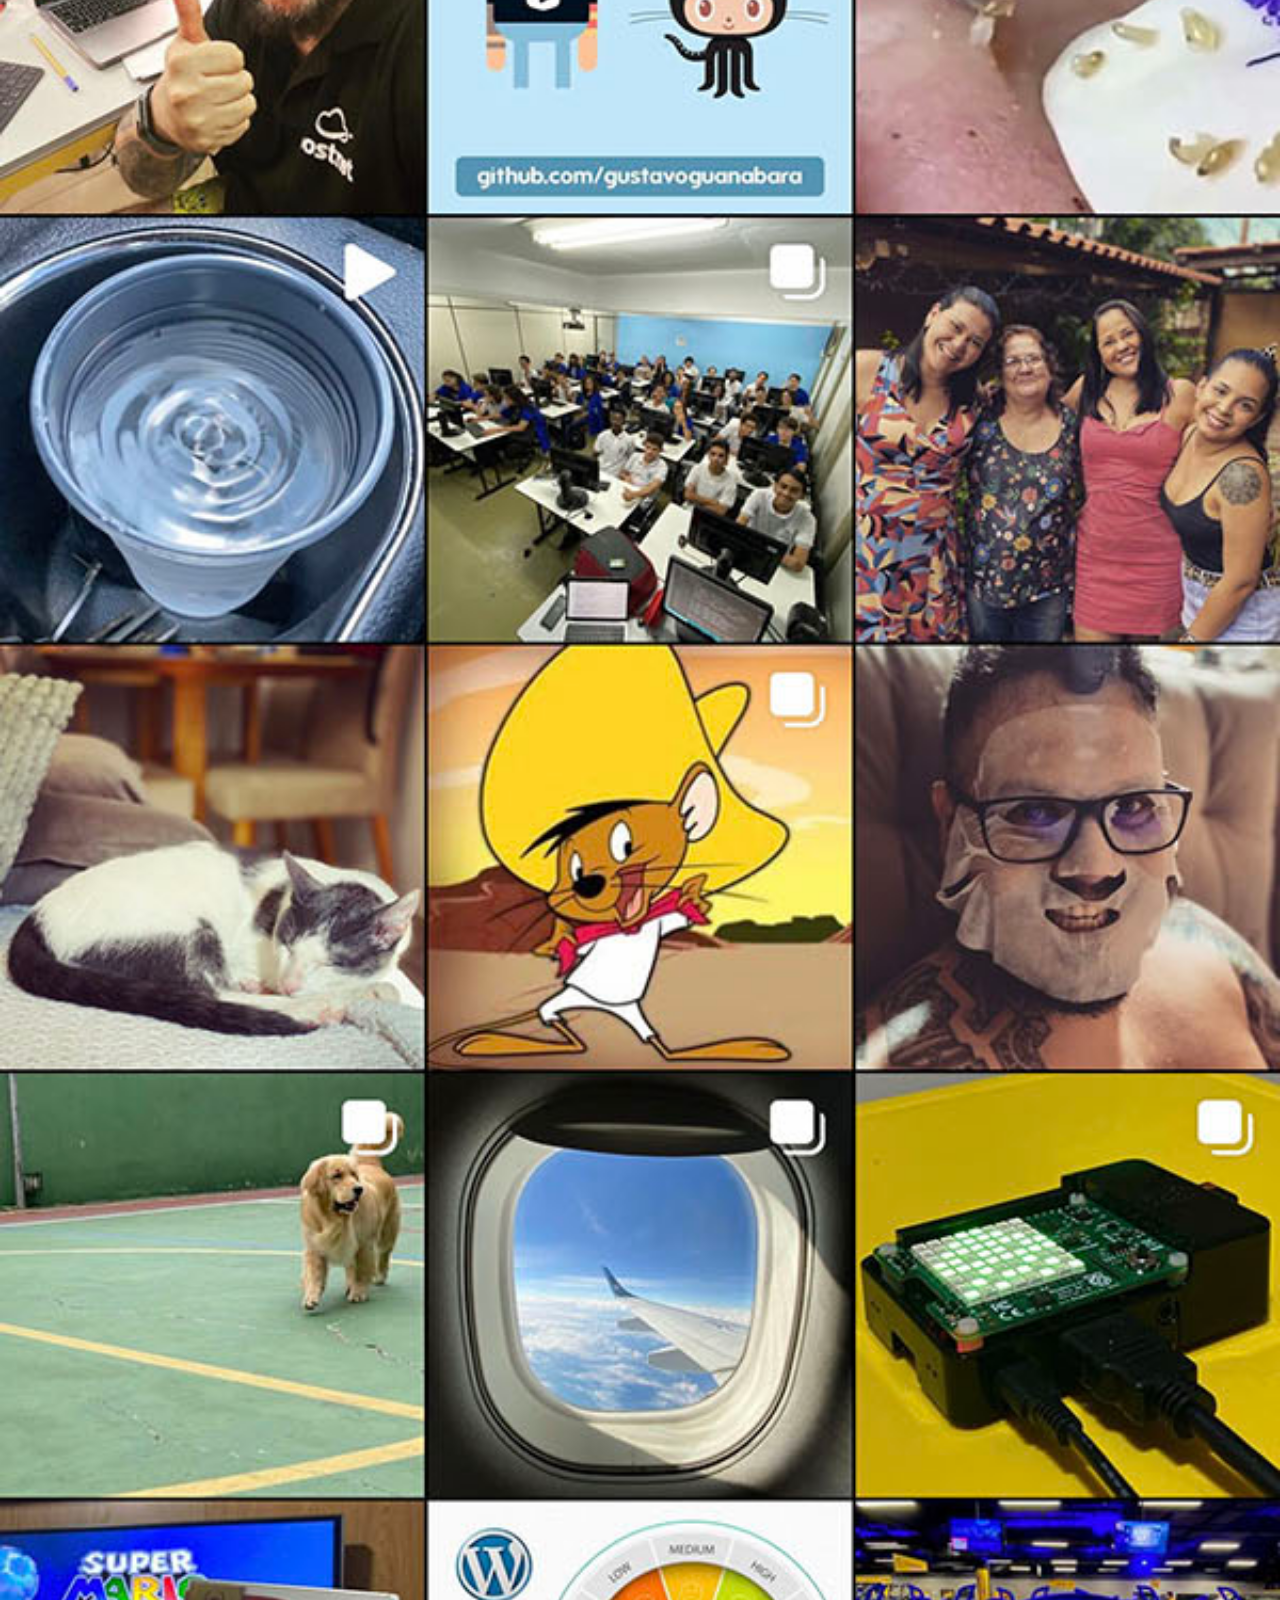
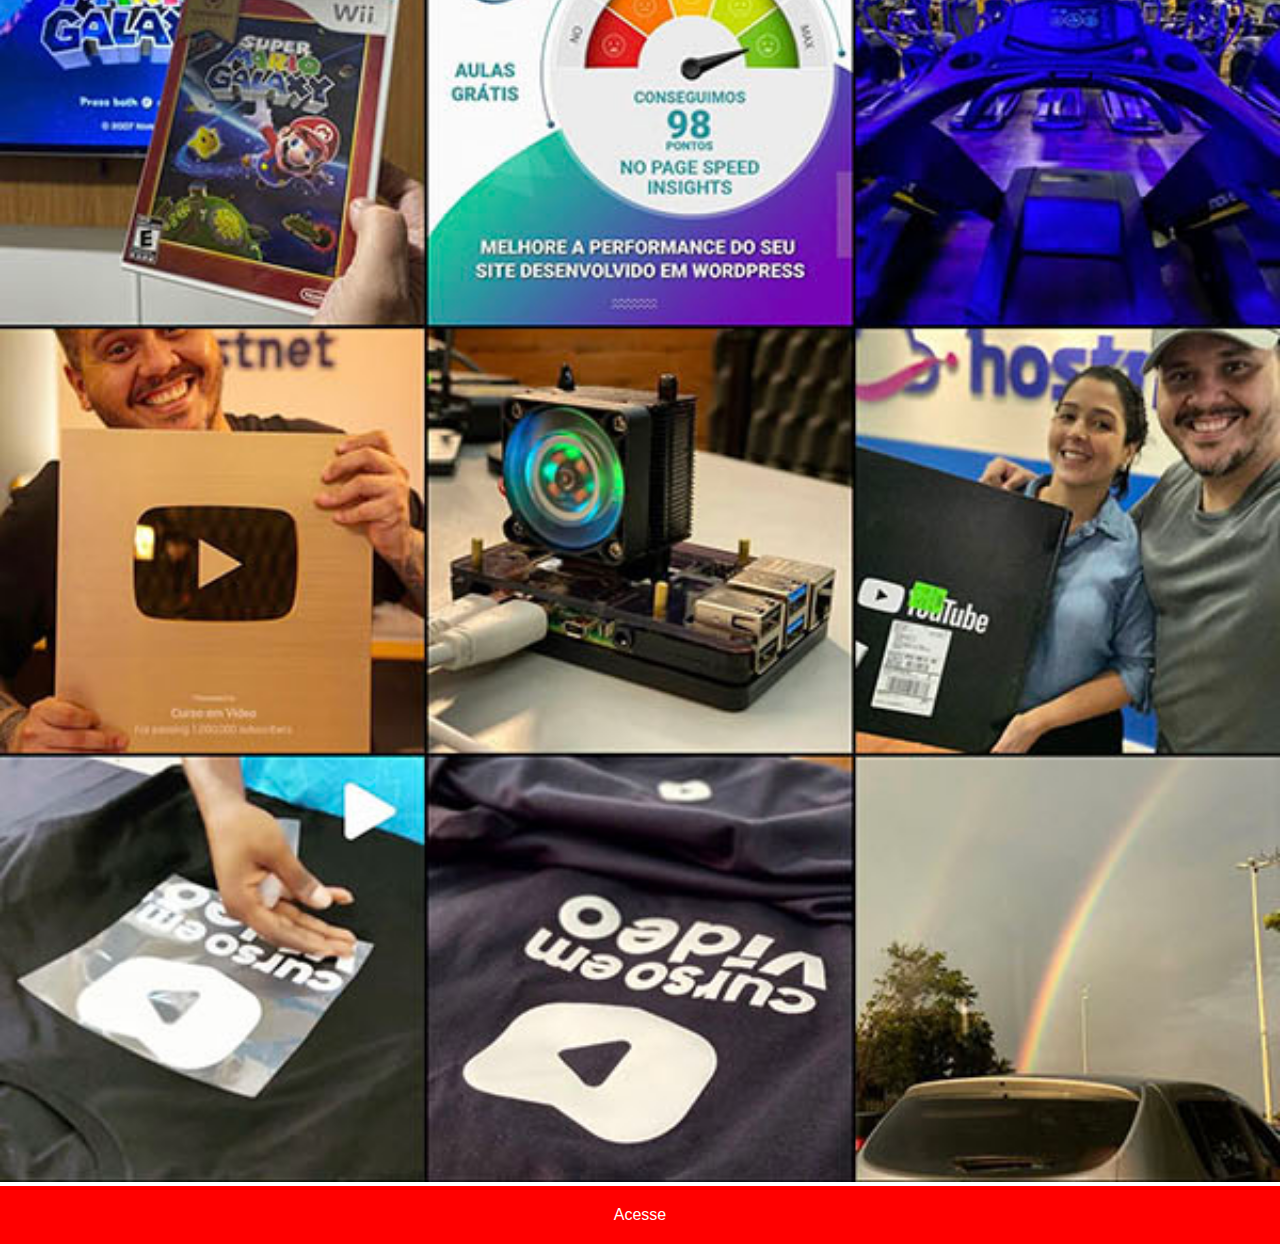
<file: instagram.html>
<!DOCTYPE html>
<html lang="pt-br">
<head>
    <meta charset="UTF-8">
    <meta name="viewport" content="width=device-width, initial-scale=1.0">
    <link rel="stylesheet" href="estilos/social.css">
    <title>Instagram</title>
</head>
<body>
    <img src="imagens/tela-instagram.jpg" alt="Instagram">
    <a href="https://www.instagram.com/willian_martin_dos_santos/#" target="_blank">Acesse</a>
</body>
</html>
</file>
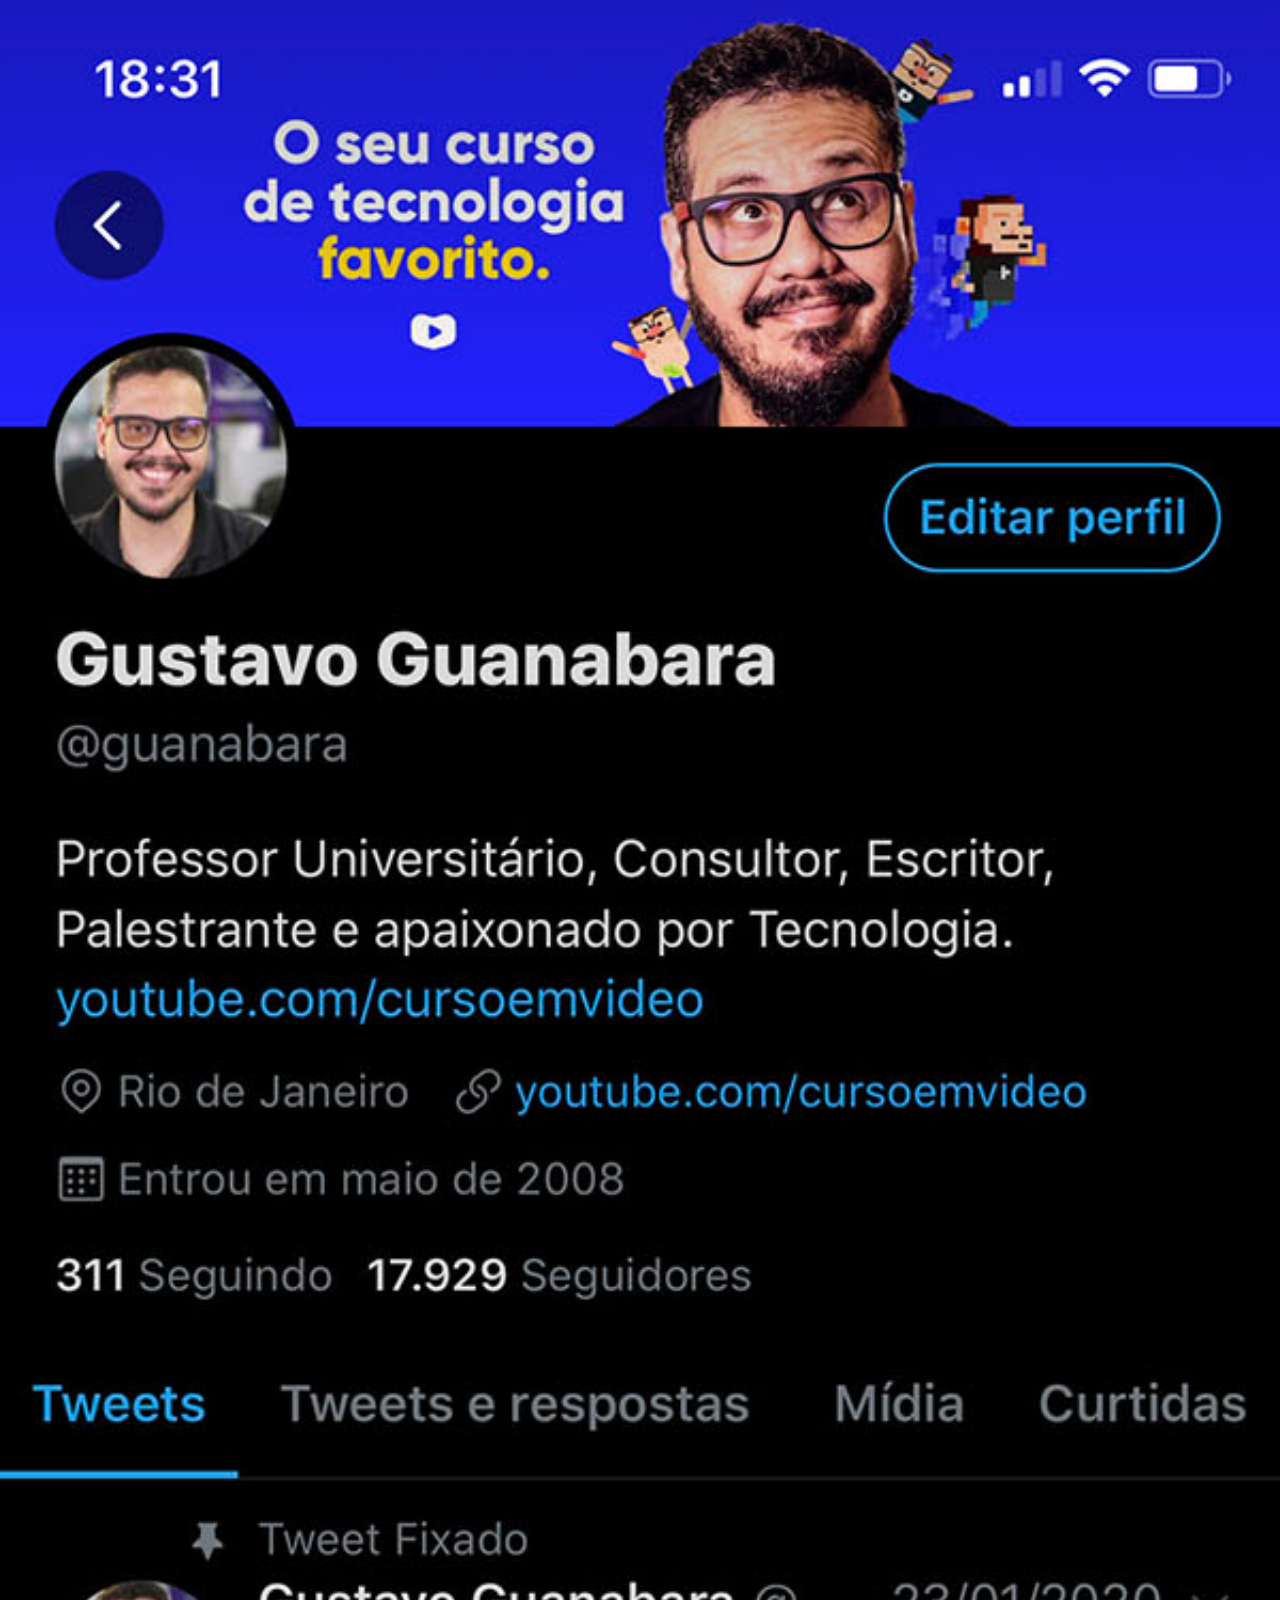
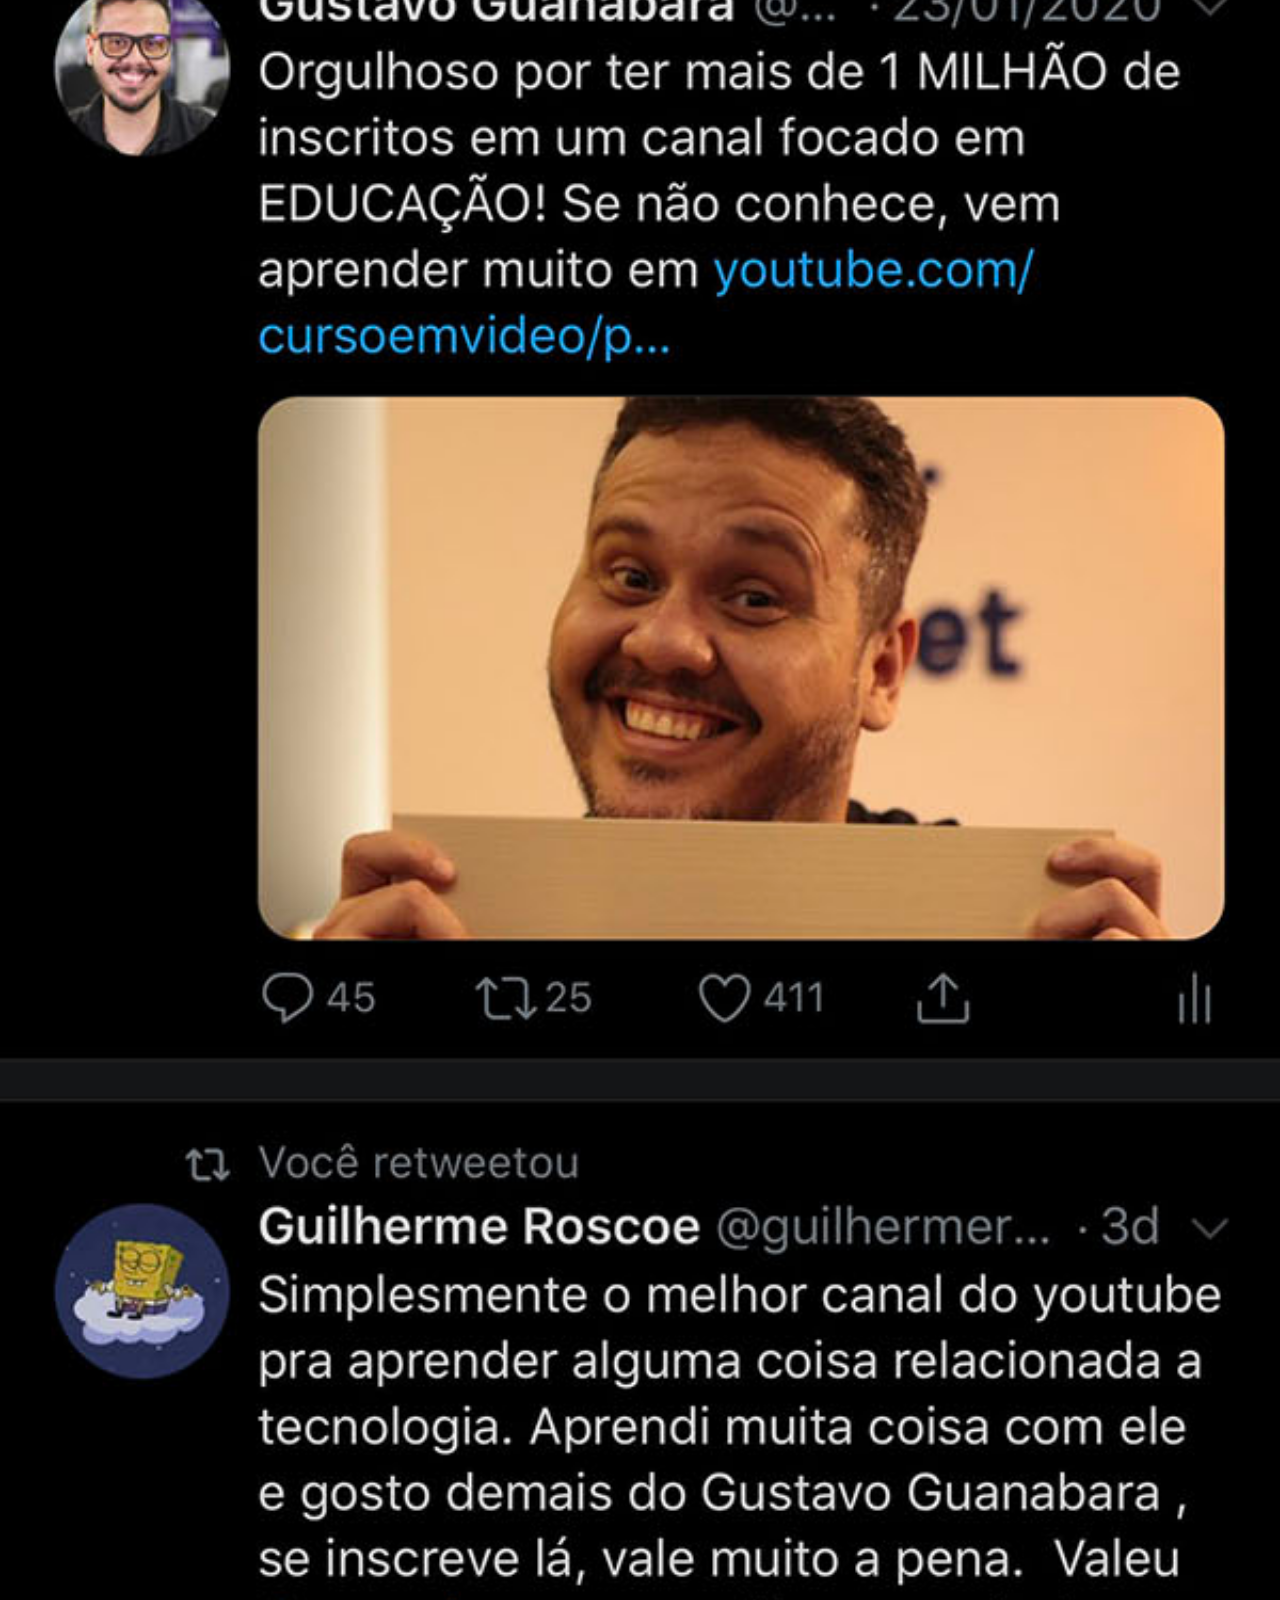
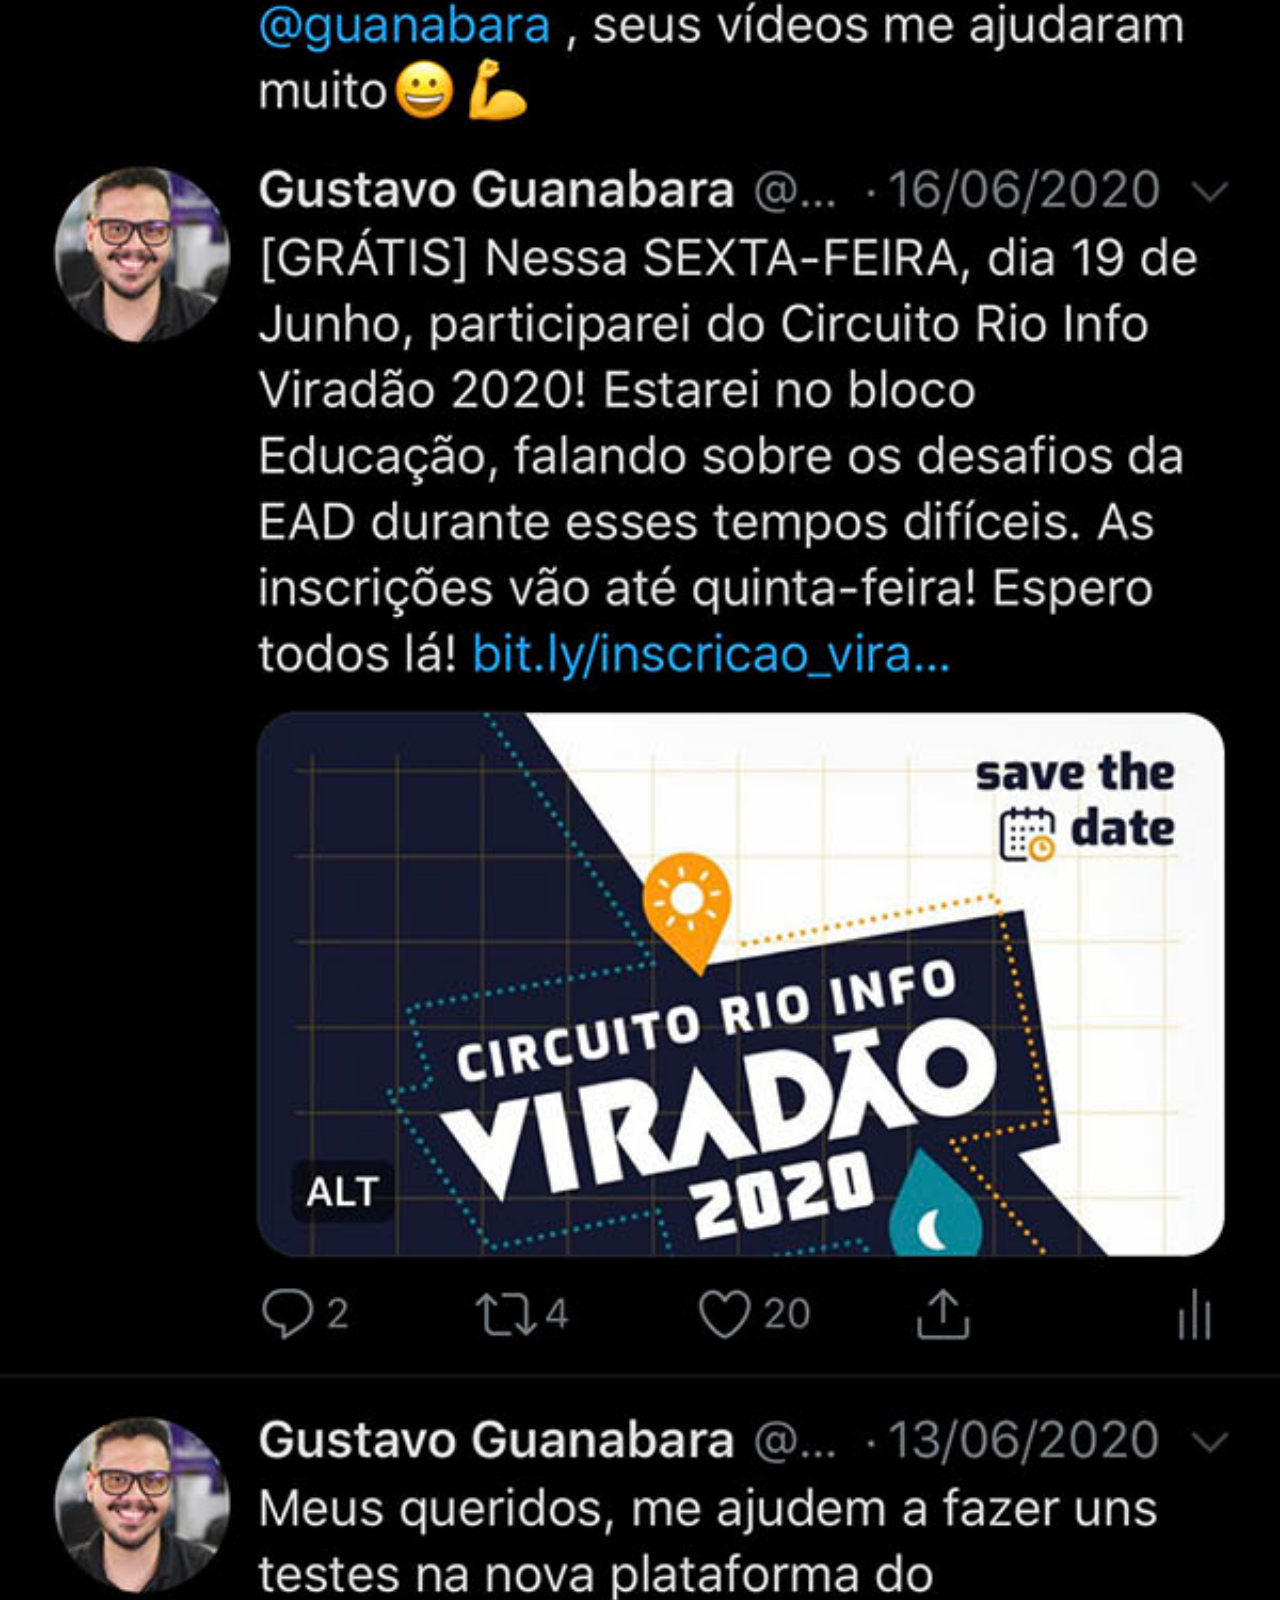
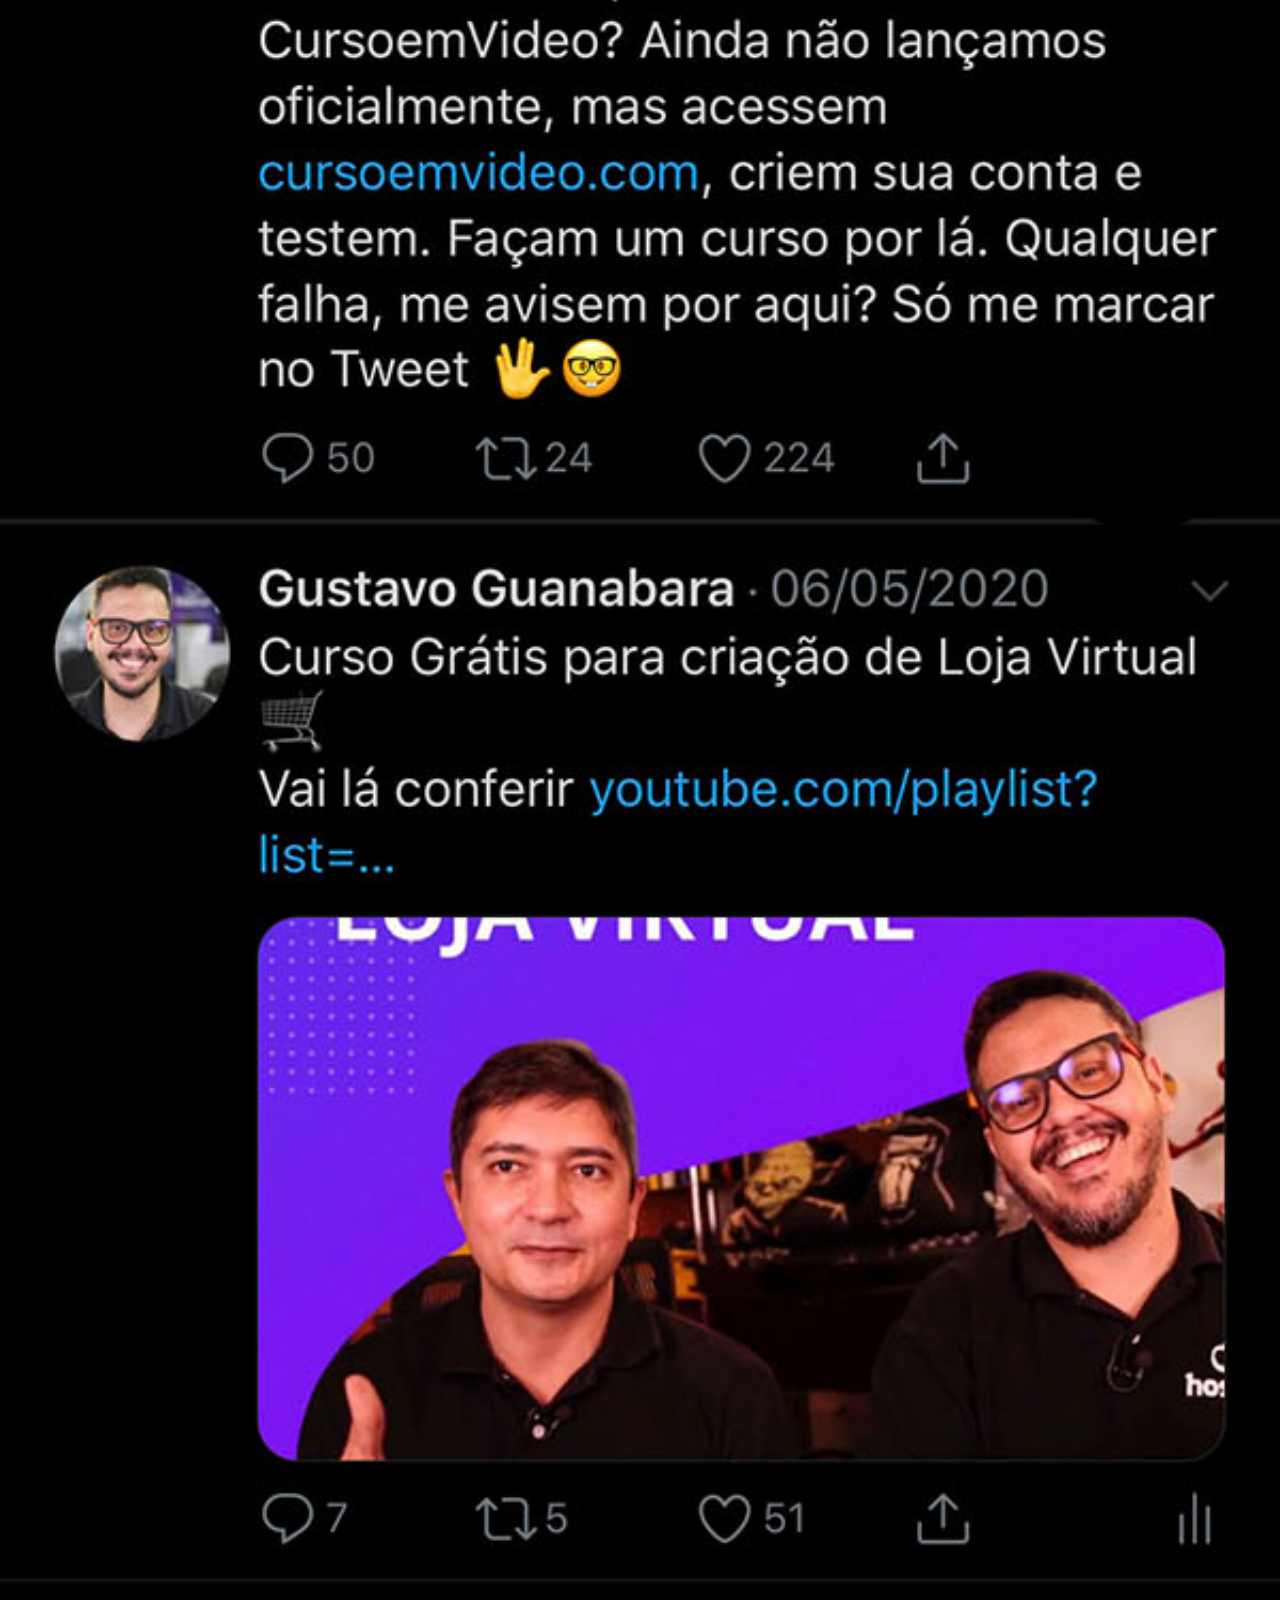
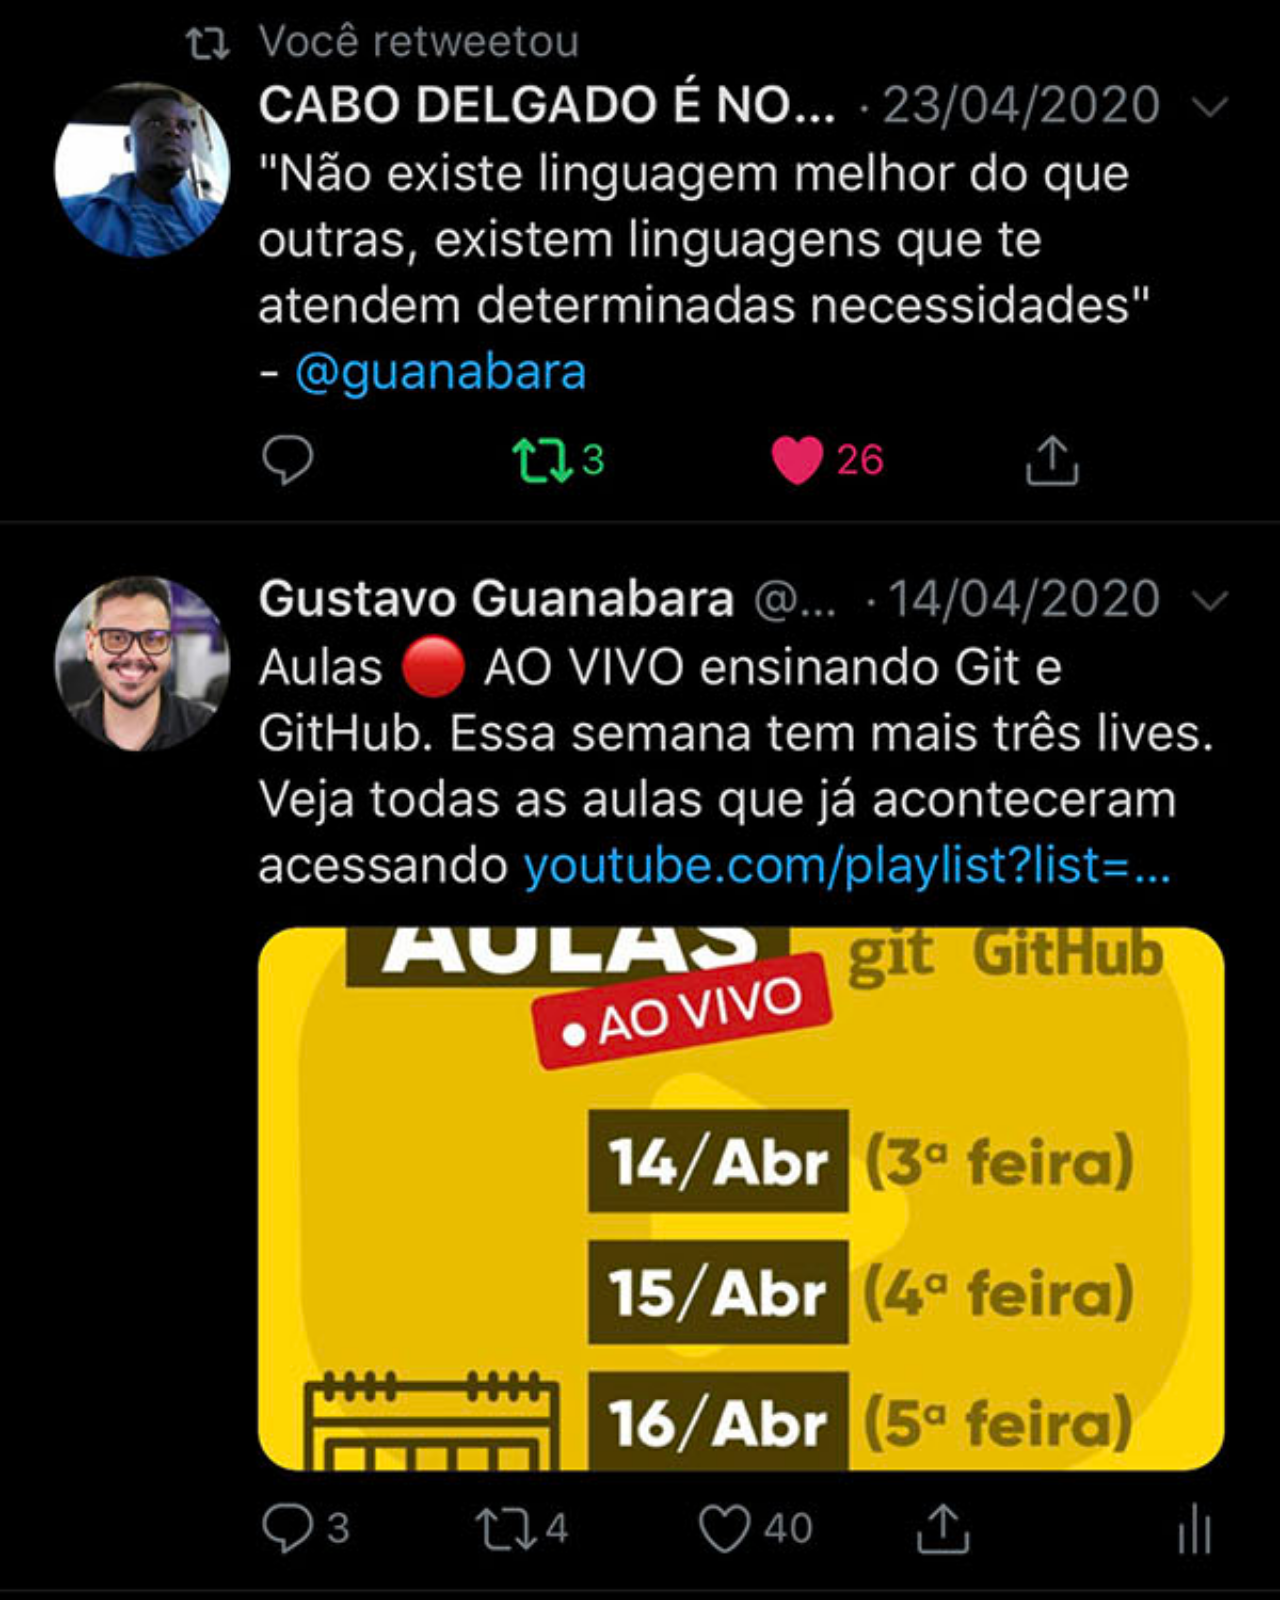
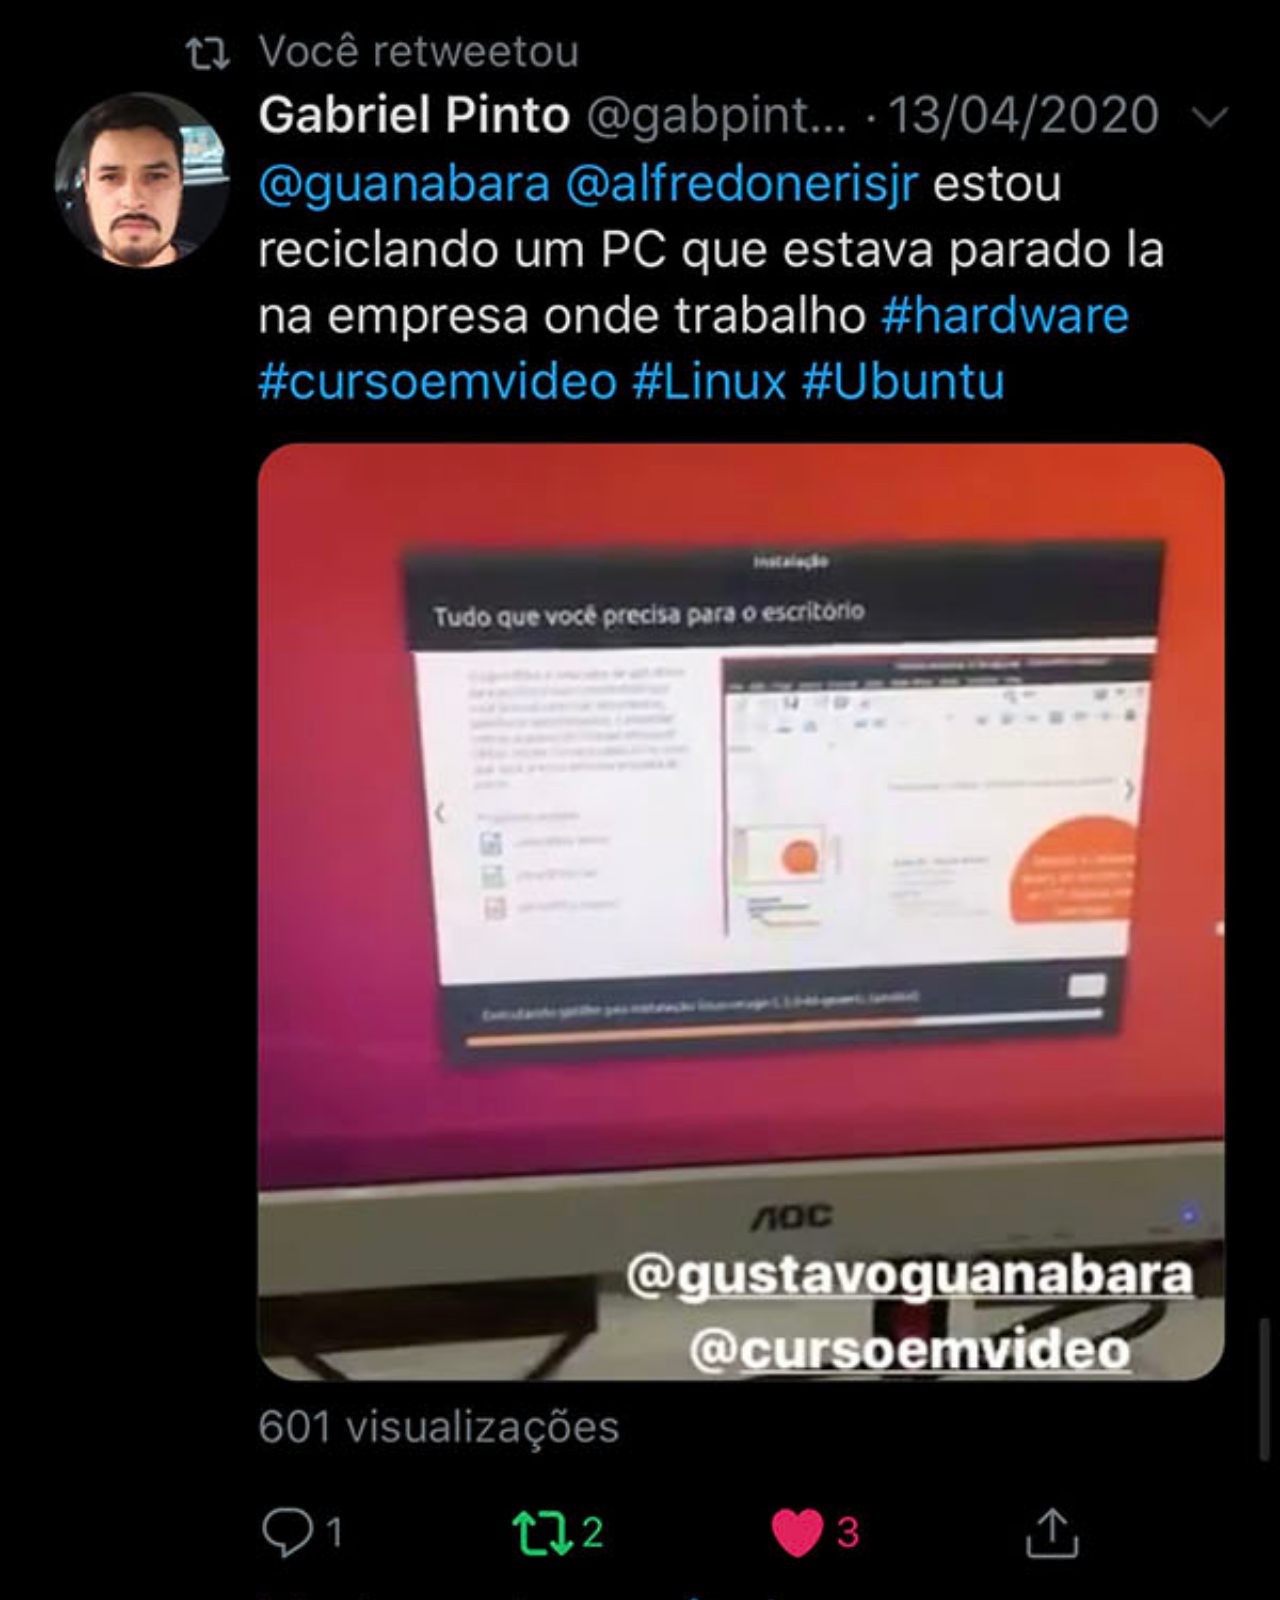
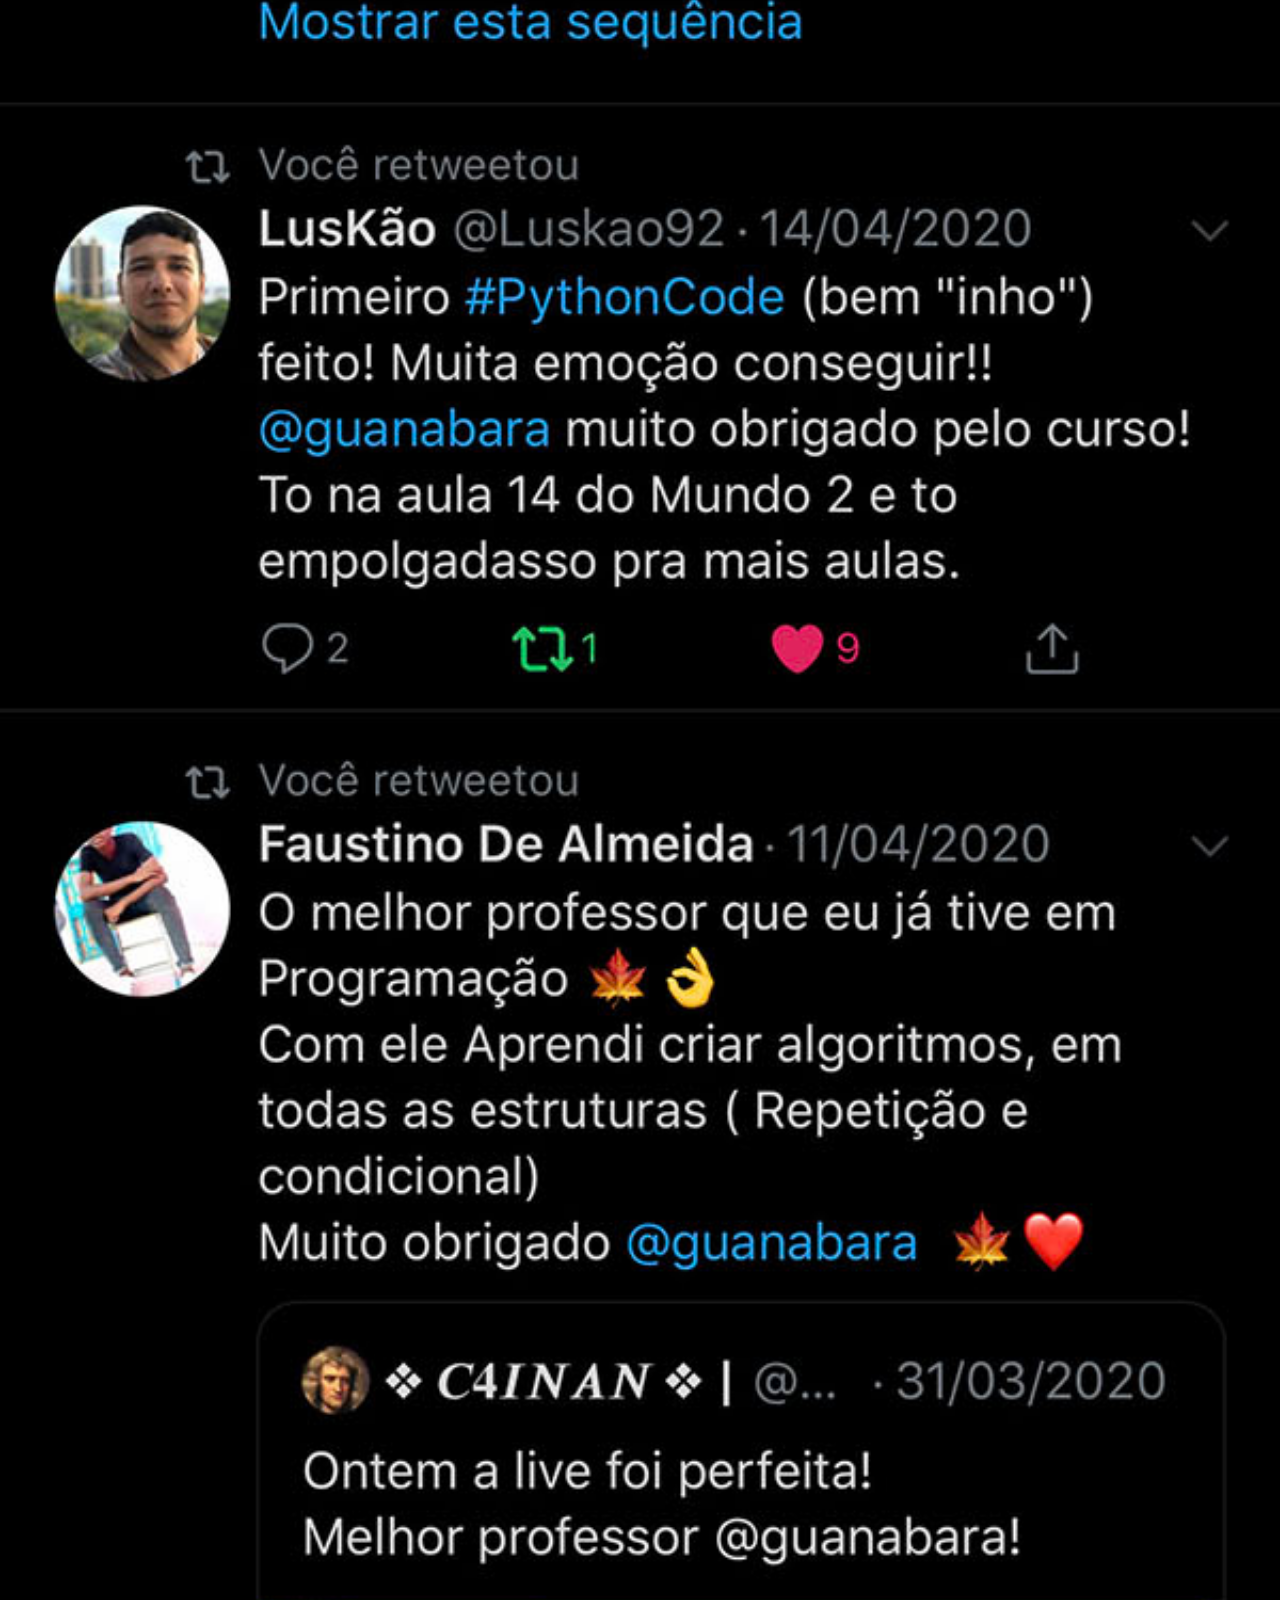
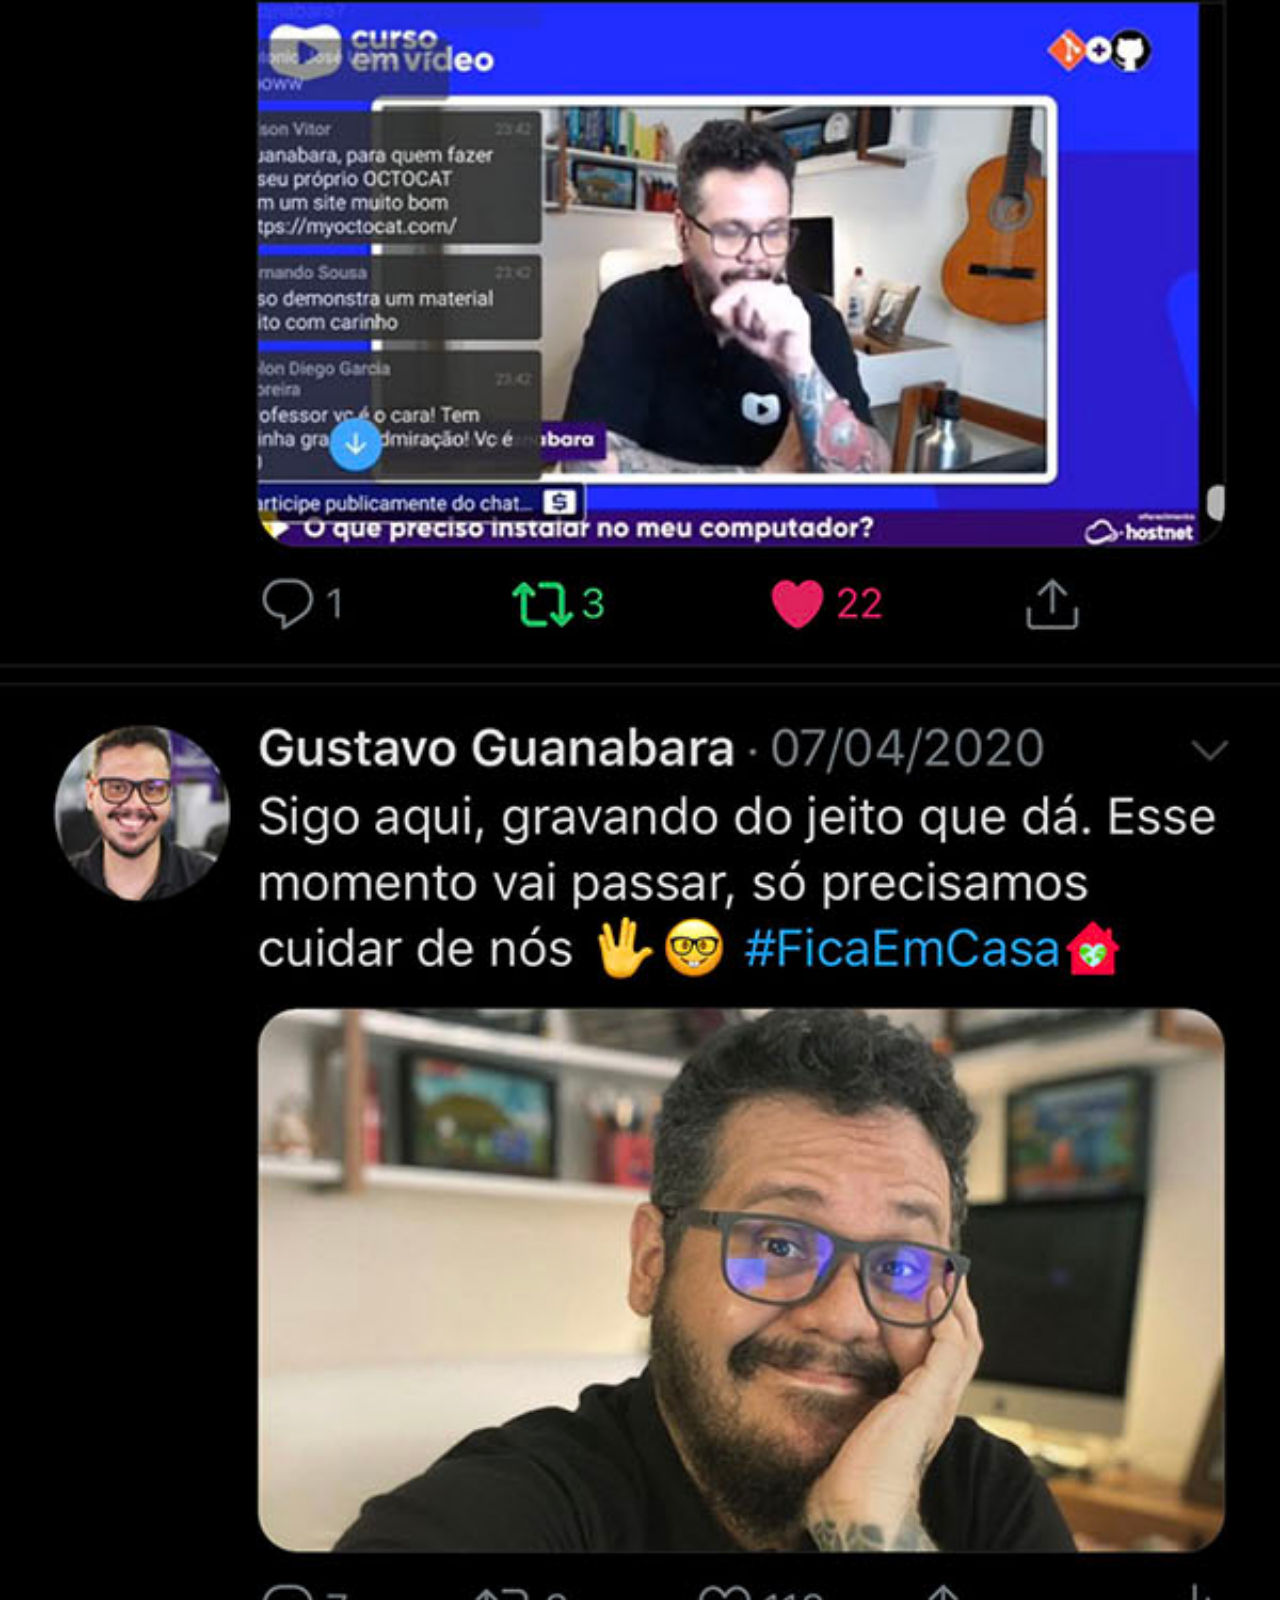
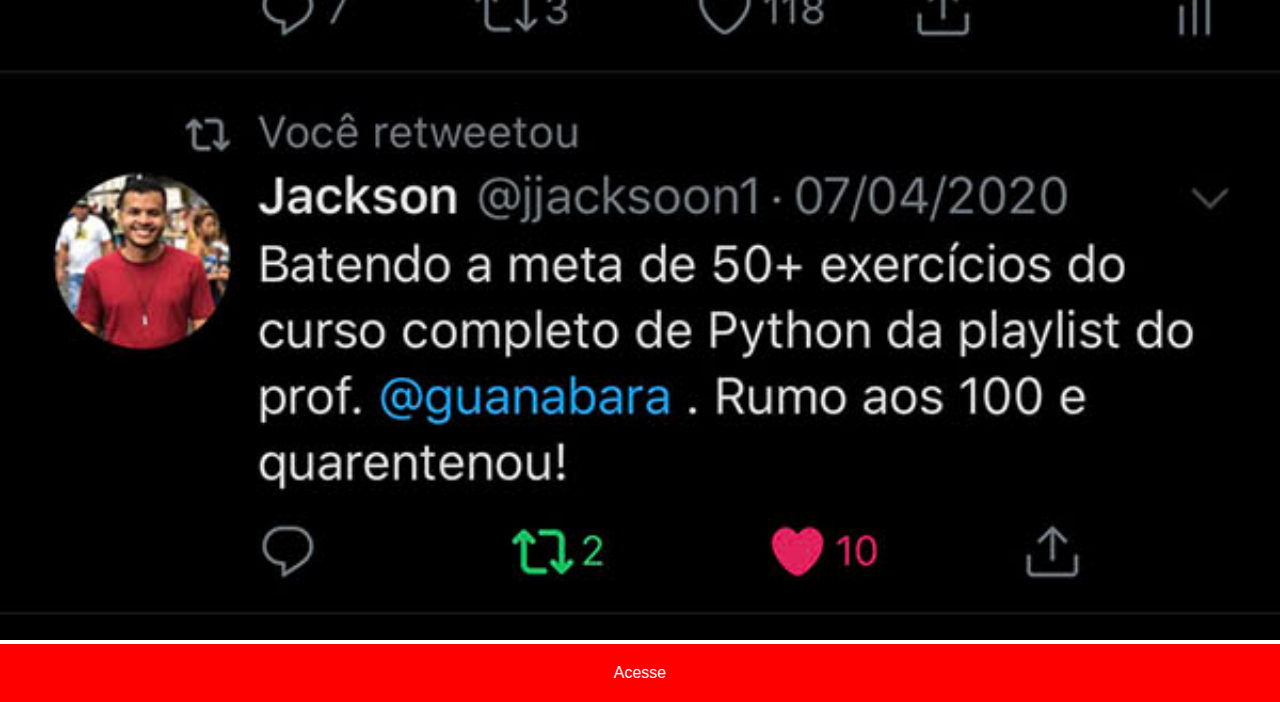
<file: twitter.html>
<!DOCTYPE html>
<html lang="pt-br">
<head>
    <meta charset="UTF-8">
    <meta name="viewport" content="width=device-width, initial-scale=1.0">
    <link rel="stylesheet" href="estilos/social.css">
    <title>Twitter</title>
</head>
<body>
    <img src="imagens/tela-twitter.jpg" alt="Twitter">
    <a href="https://x.com/?lang=pt" target="_blank">Acesse</a>
</body>
</html>
</file>
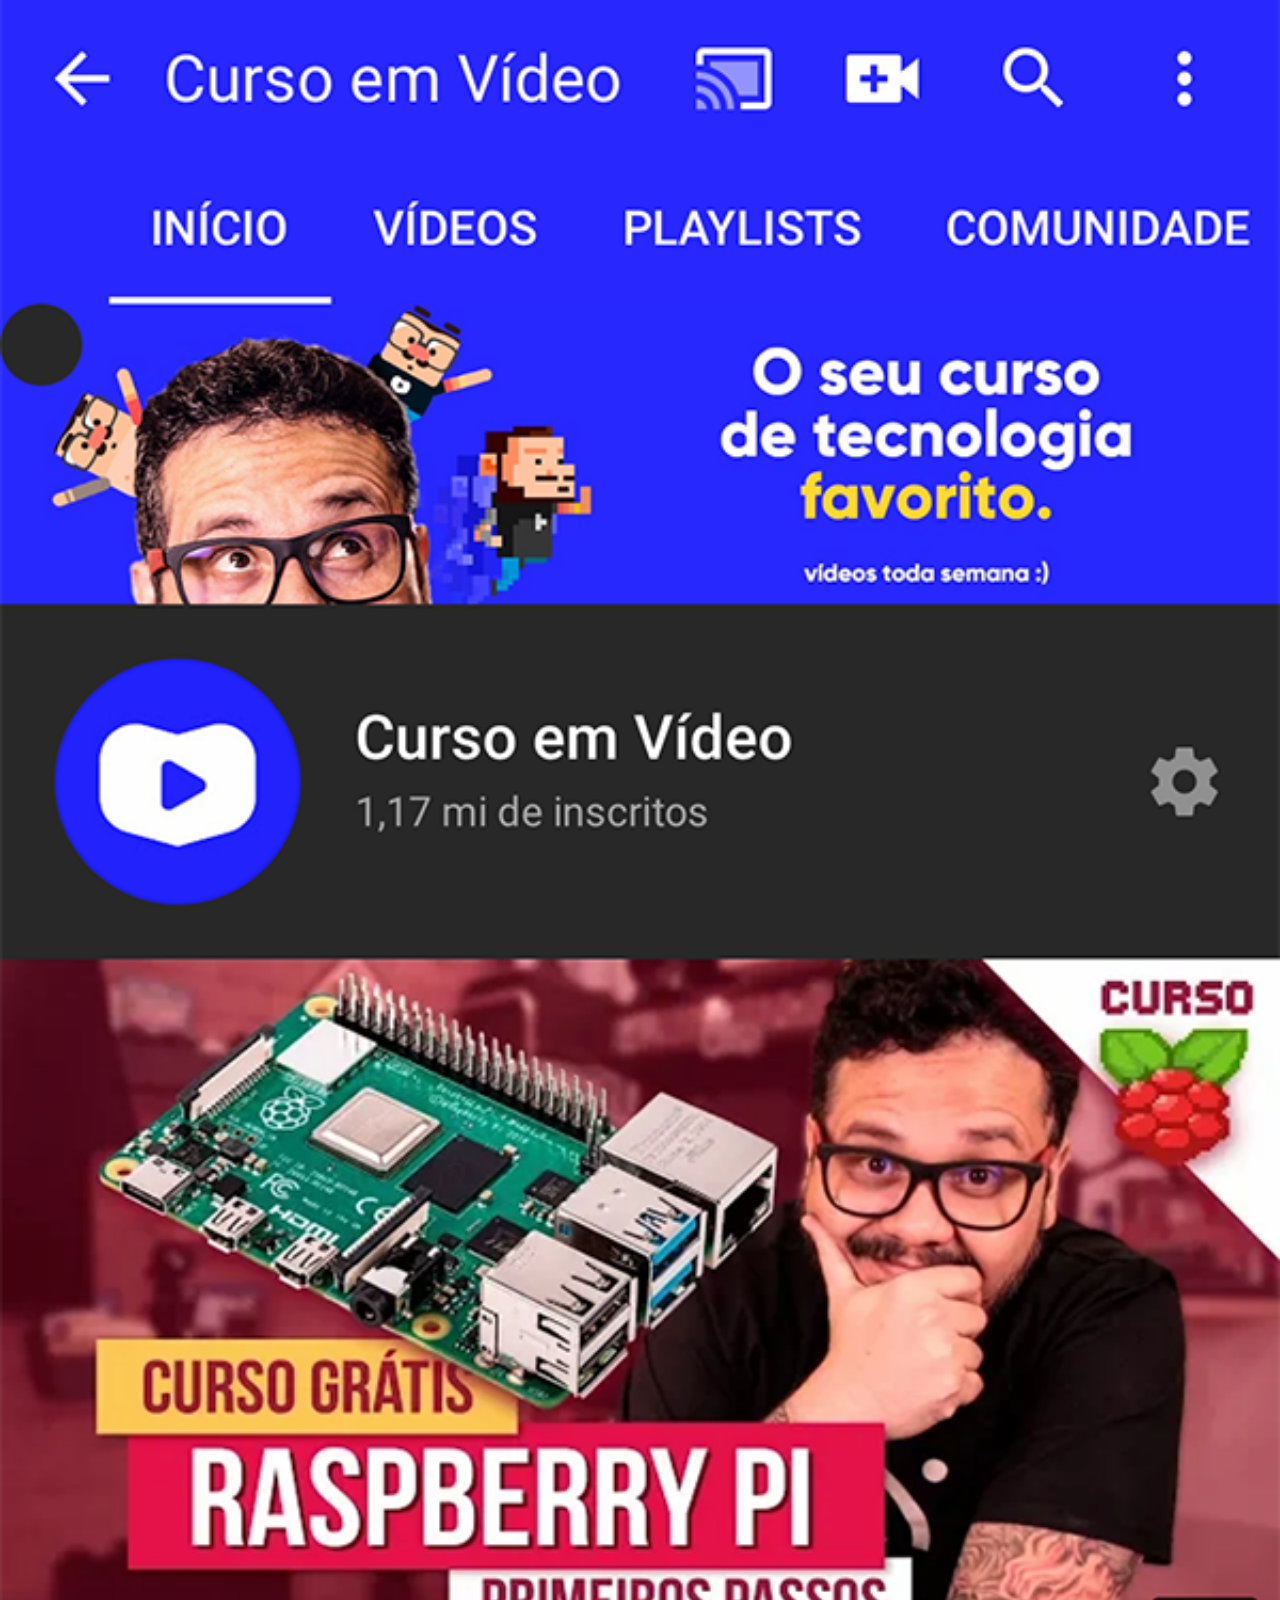
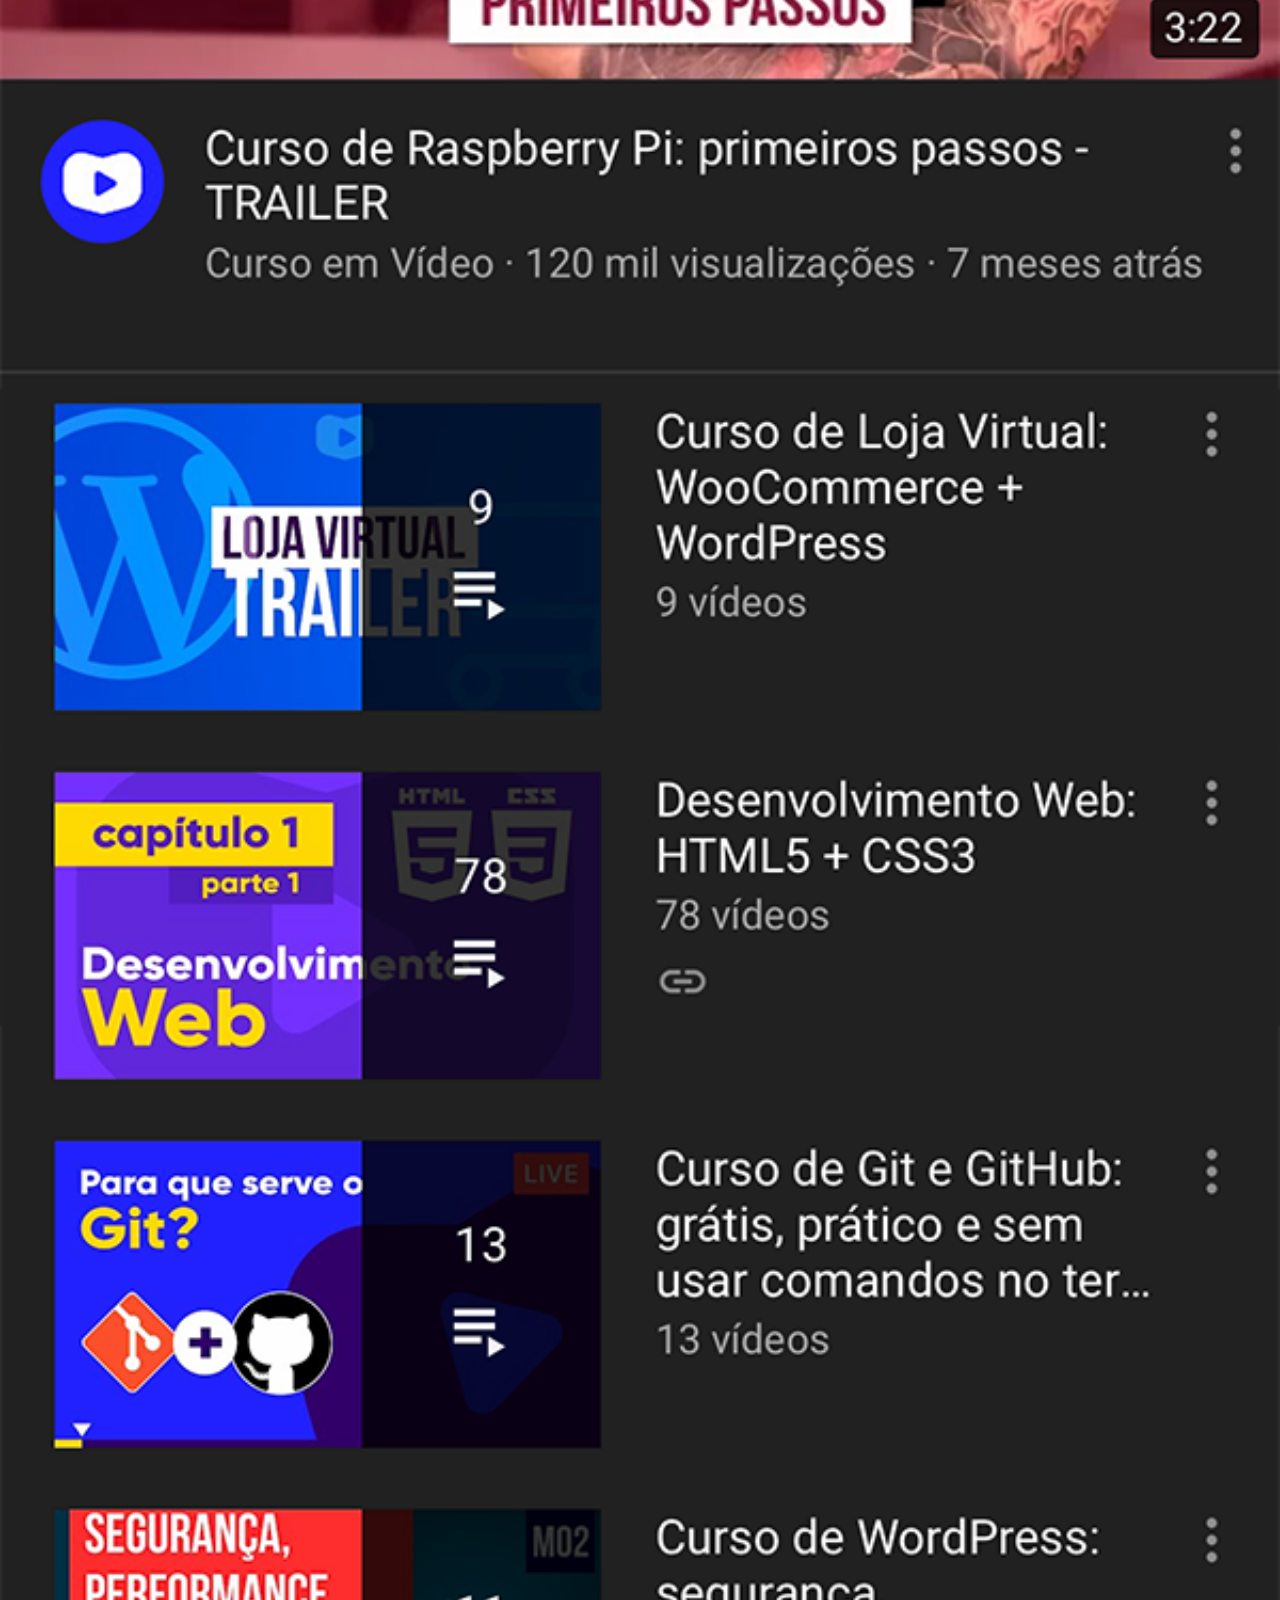
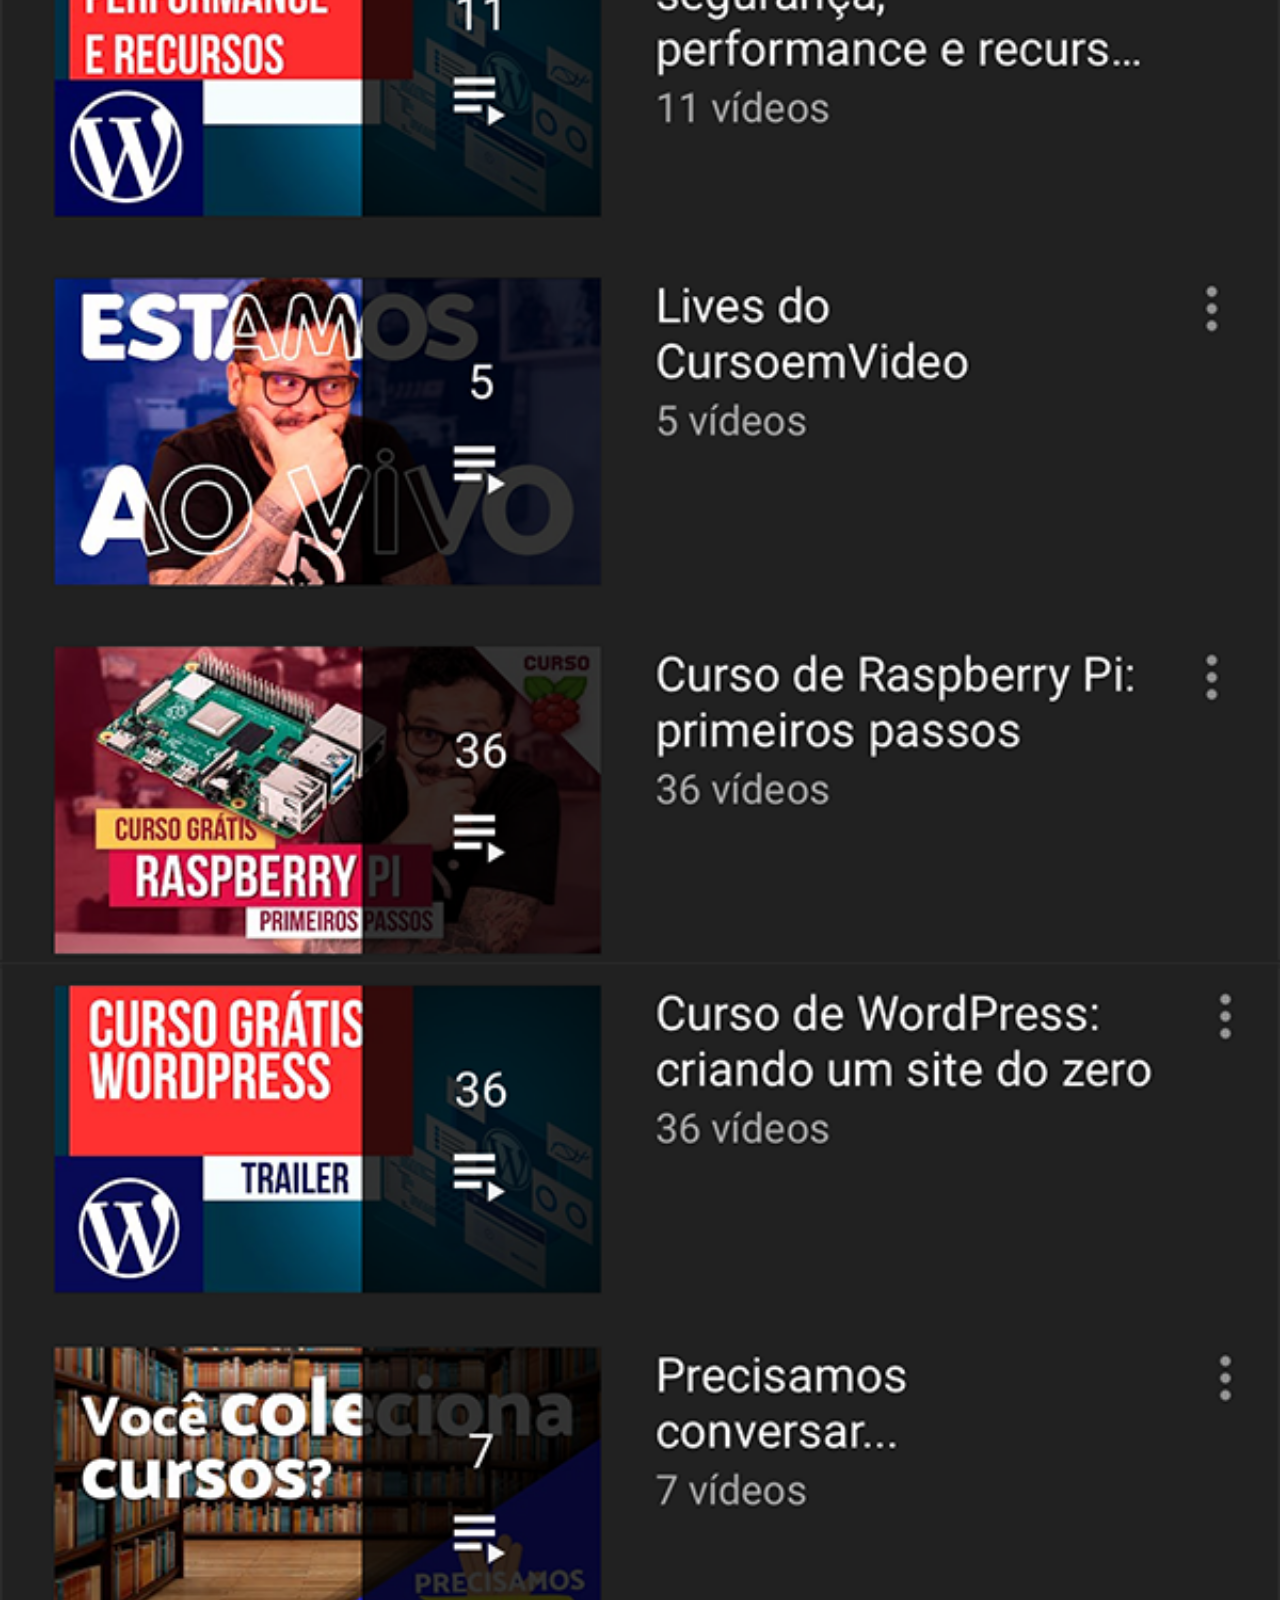
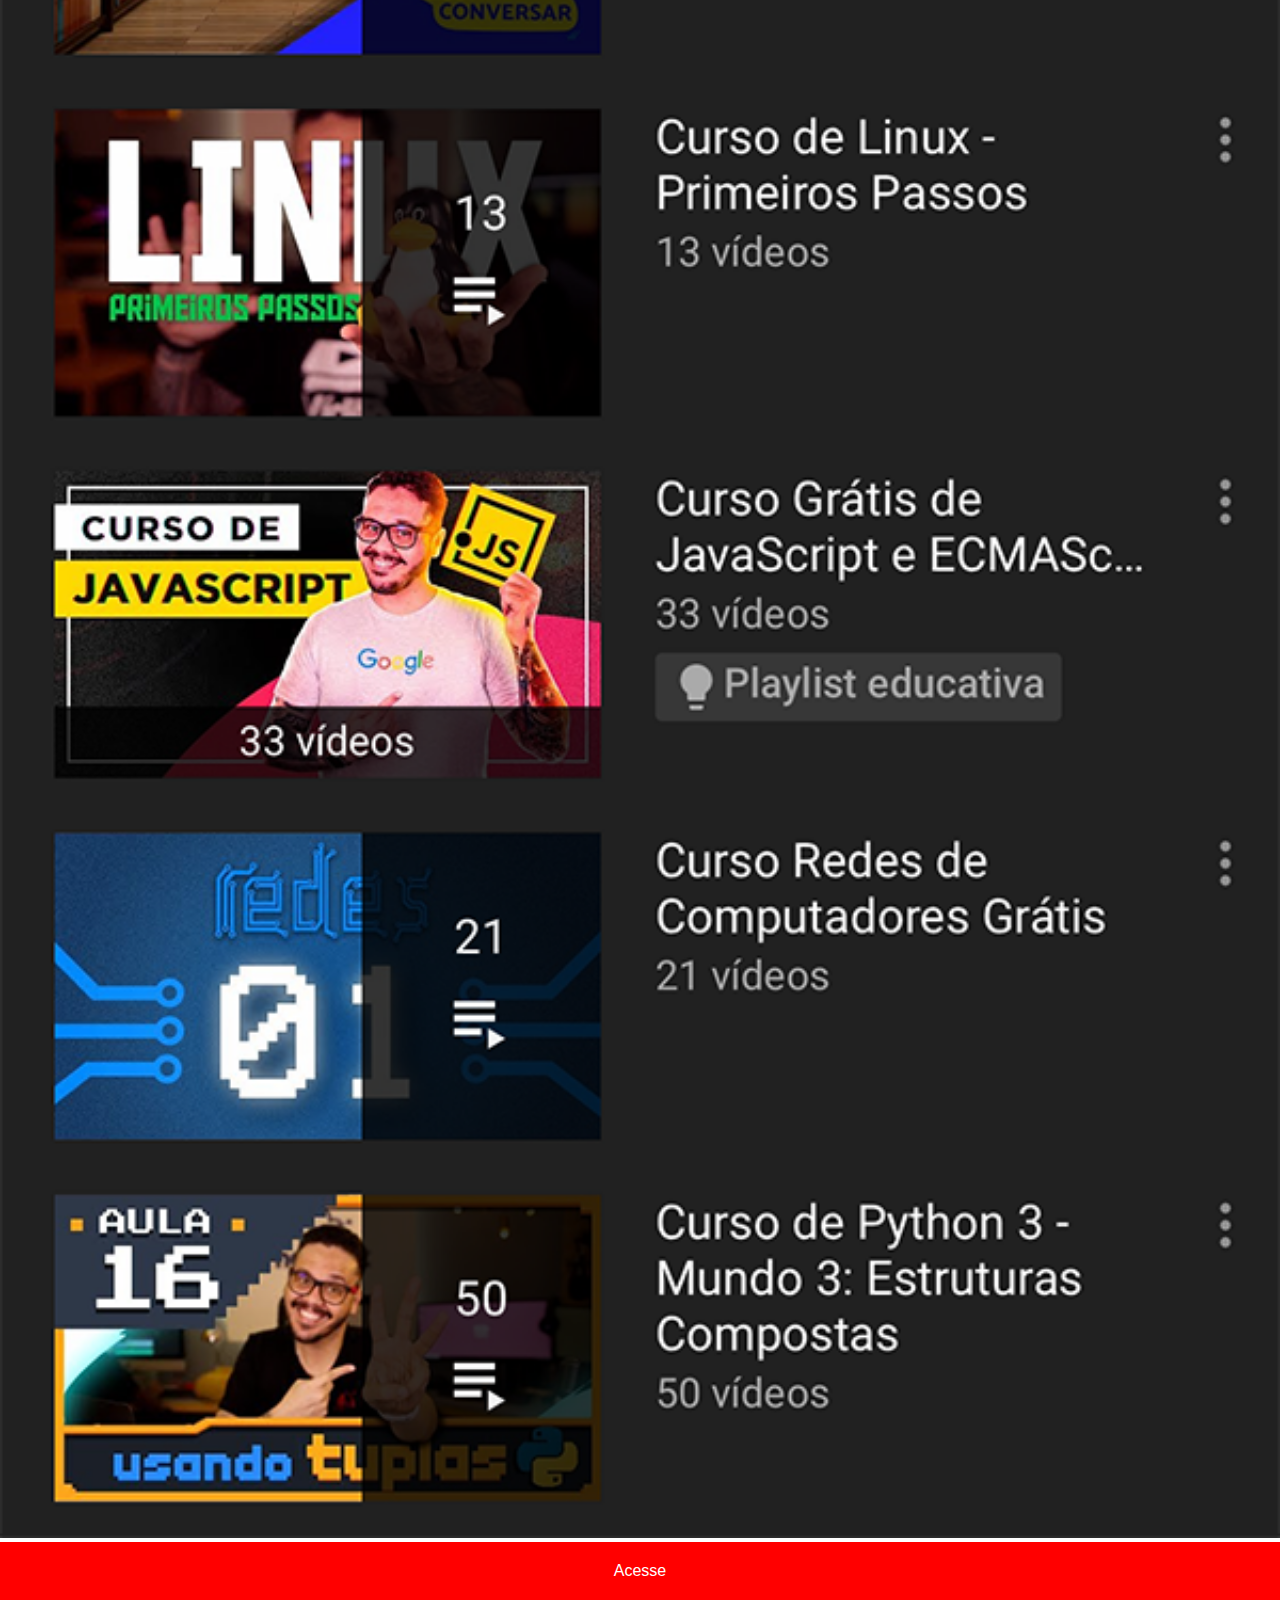
<file: youtube.html>
<!DOCTYPE html>
<html lang="pt-br">
<head>
    <meta charset="UTF-8">
    <meta name="viewport" content="width=device-width, initial-scale=1.0">
    <link rel="stylesheet" href="estilos/social.css">
    <title>YouTube</title>
</head>
<body>
    <img src="imagens/tela-youtube.png" alt="YouTube">
    <a href="https://www.youtube.com/c/CursoemV%C3%ADdeo/playlists" target="_blank"> Acesse</a>
</body>
</html>
</file>
<file: estilos/style.css>
@charset "utf-8";

* {
    margin: 0px;
    padding: 0px;
    font-family: Arial, Helvetica, sans-serif;
}

html, body{
    height: 100vh;
    width: 100vw;
    background-color: black;
}

body{
    background: url('../imagens/fundo-madeira.jpg') no-repeat top center;
    background-size: cover;
    background-attachment: fixed;
}

main{
    height: 100vh;
    position: relative;

}

section#telefone {
    position: absolute;
    top: 50%;
    left: 48%;
    transform: translate(-50%, -50%);
    height: 627px;
    width: 311px;
    background: url('../imagens/frame-iphone.png') no-repeat;
    
}
iframe#tela {
    position: relative;
    top: 81px;
    left: 22px;
    width: 267px;
    height: 471px;
}

section#redes-sociais{
    text-align: right;
}

section#redes-sociais img{
    width: 40px;
    margin: 10px;
    border-radius: 50%;
    box-shadow: 2px 2px 5px rgba(0, 0, 0, 0.403);
    box-sizing: border-box;
    background-attachment: fixed;
    flex-wrap: wrap;
}

section#redes-sociais img:hover{
    border: 2px solid rgba(255, 255, 255, 0.518);
    transform: translate(-4px, -4px);
    box-shadow: 5px 5px 10px rgba(255, 255, 255, 0.249);
    transition: transform 0.8s, border 0.5s;
}
</file>
<file: estilos/social.css>
@charset "utf-8";

        *{
            margin: 0px;
            padding: 0px;
            font-family: Arial, Helvetica, sans-serif;
        }
        ::-webkit-scrollbar{
            width: 0px;
            height: 0px;
        }

        img{
            width: 100vw;
        }

        a{
          display: block;  
          background-color: red;
          color: white;
          padding: 20px;
          text-align: center;
          text-decoration: none;
          font-weight: border;
        }

        a:hover{
            background-color: darkred;
        }
</file>
